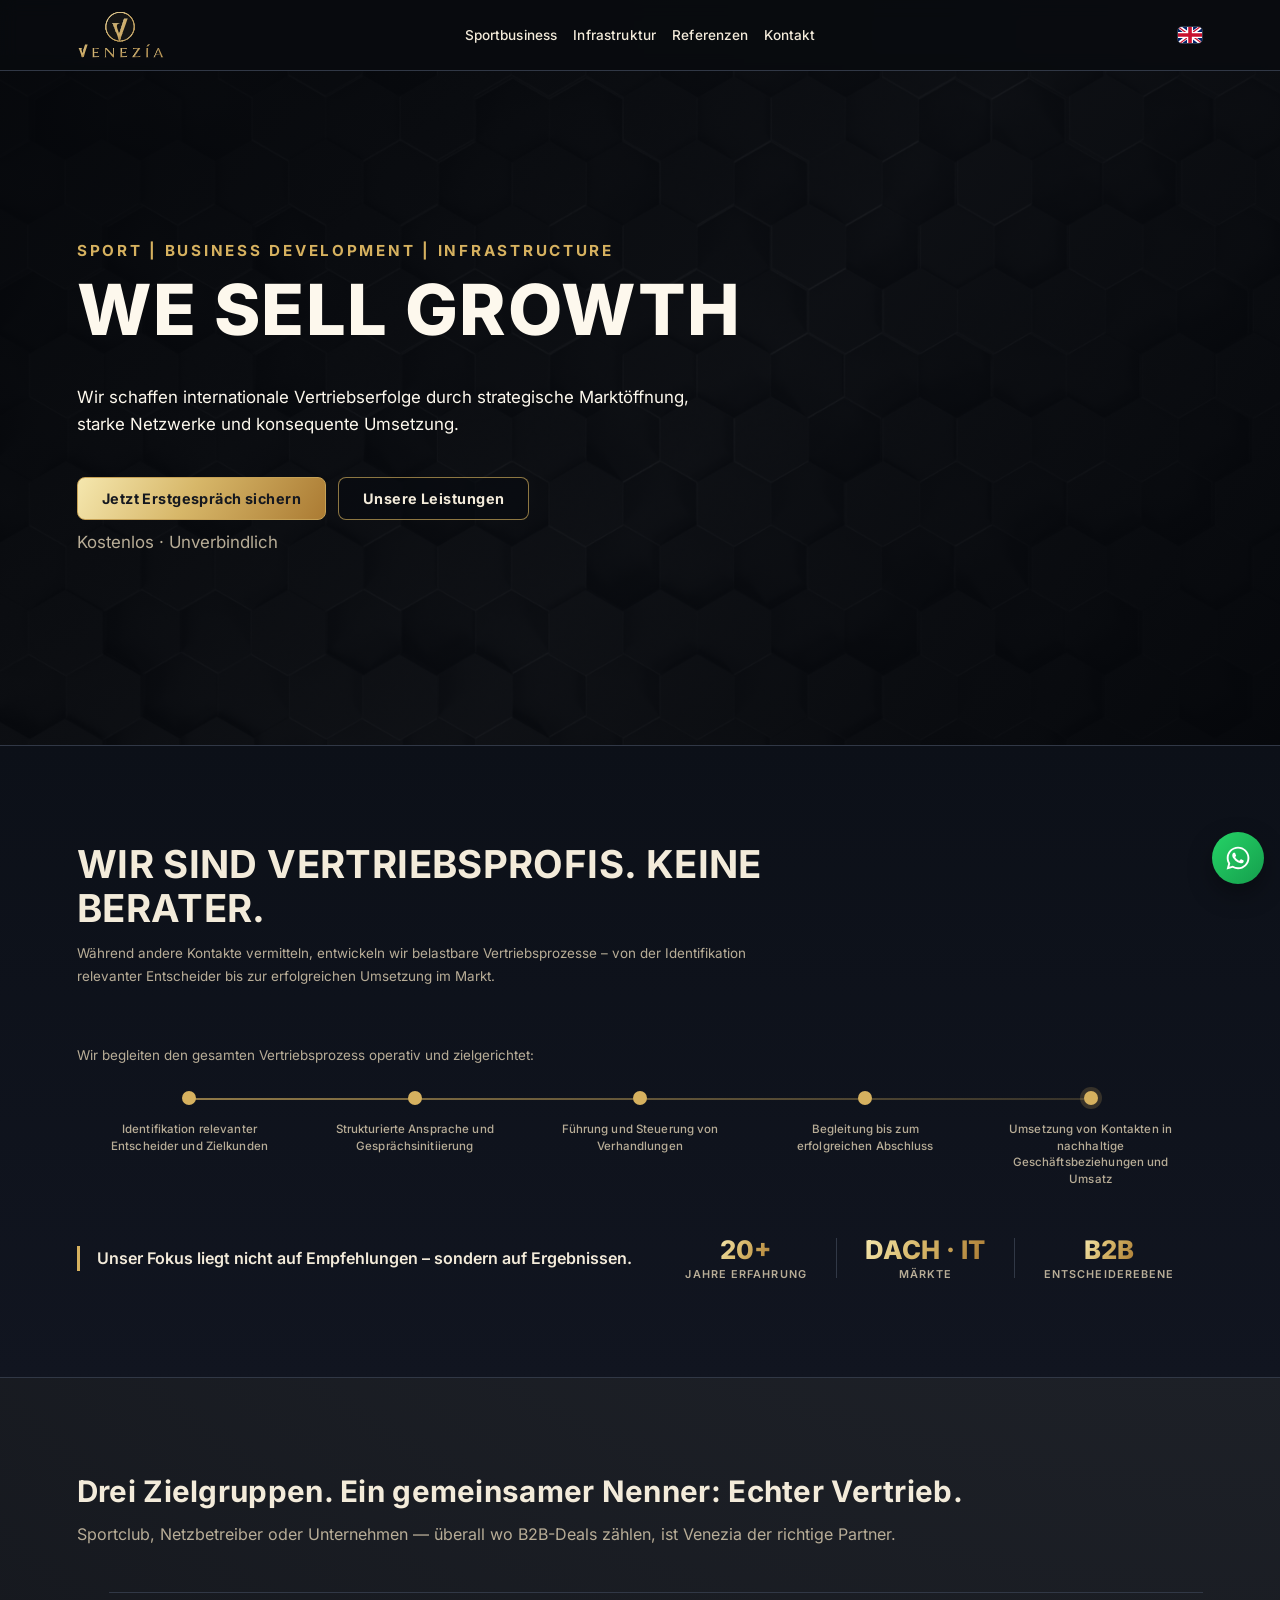
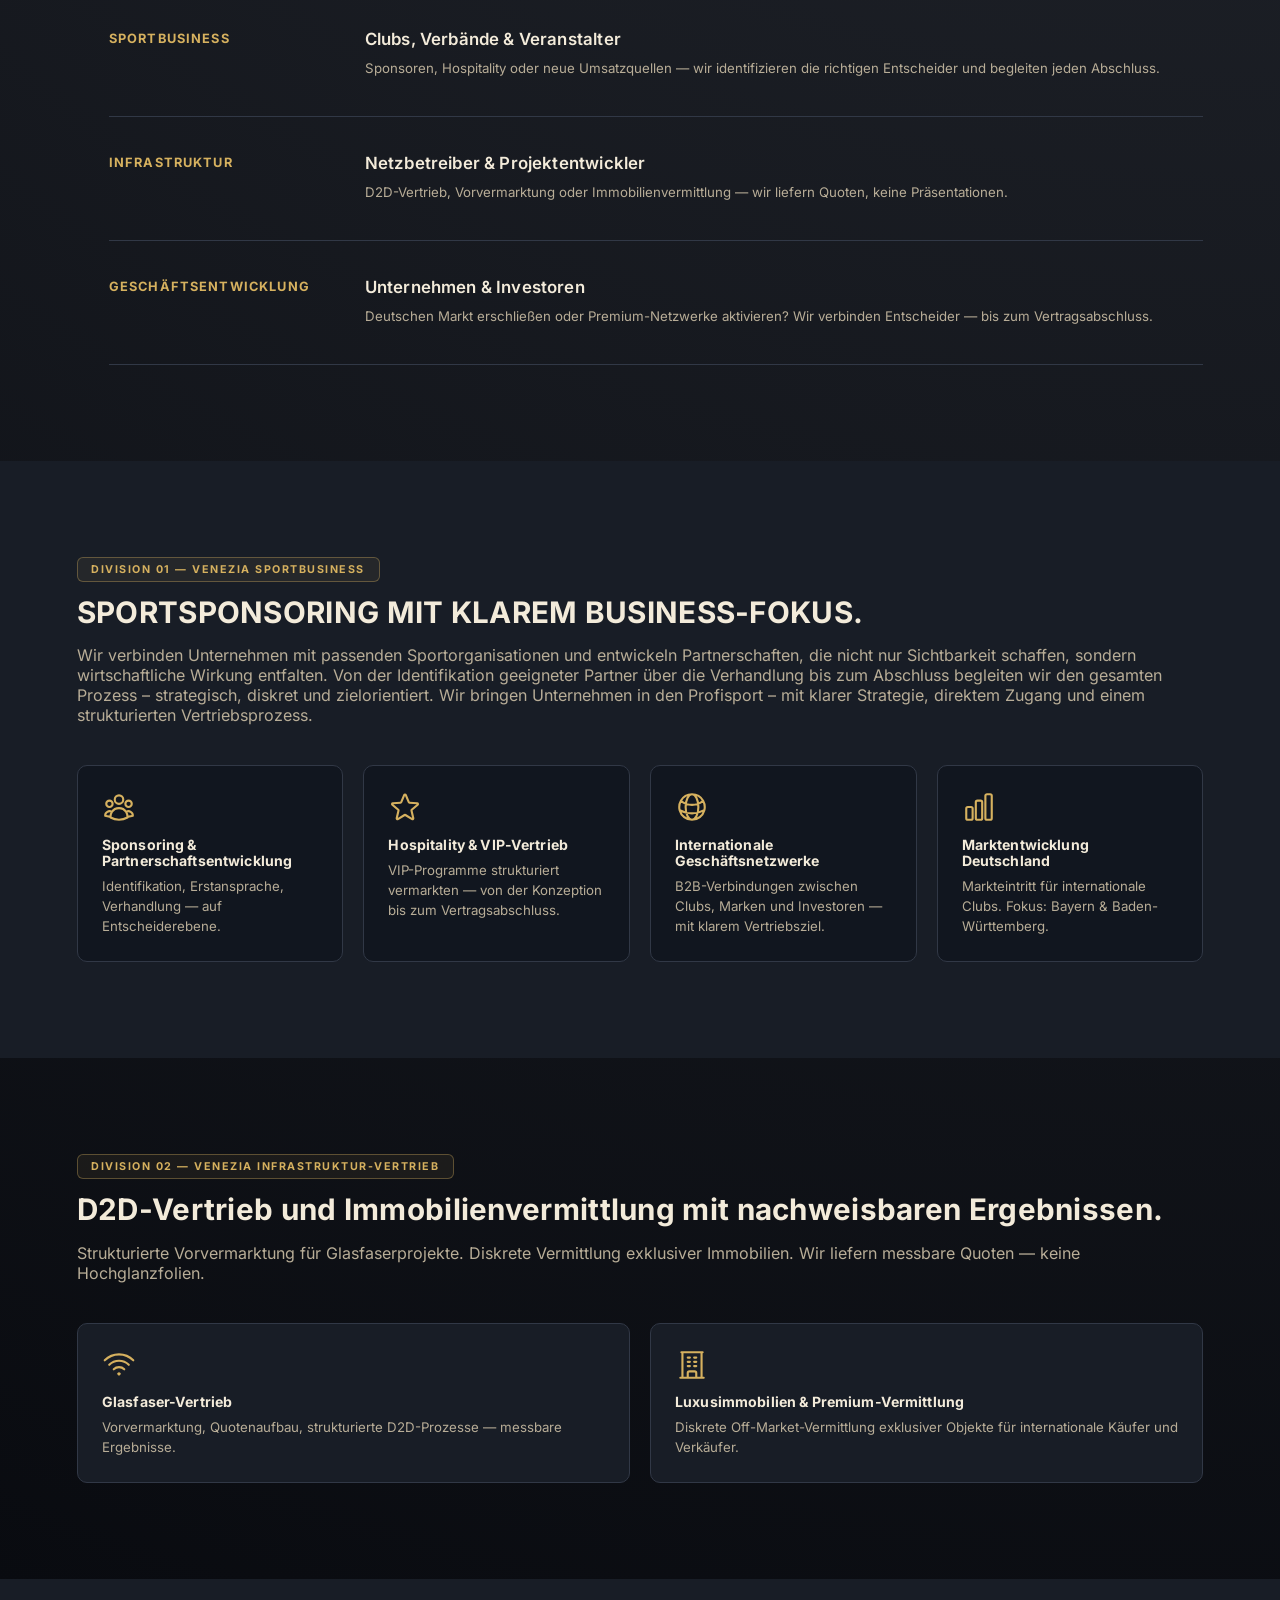
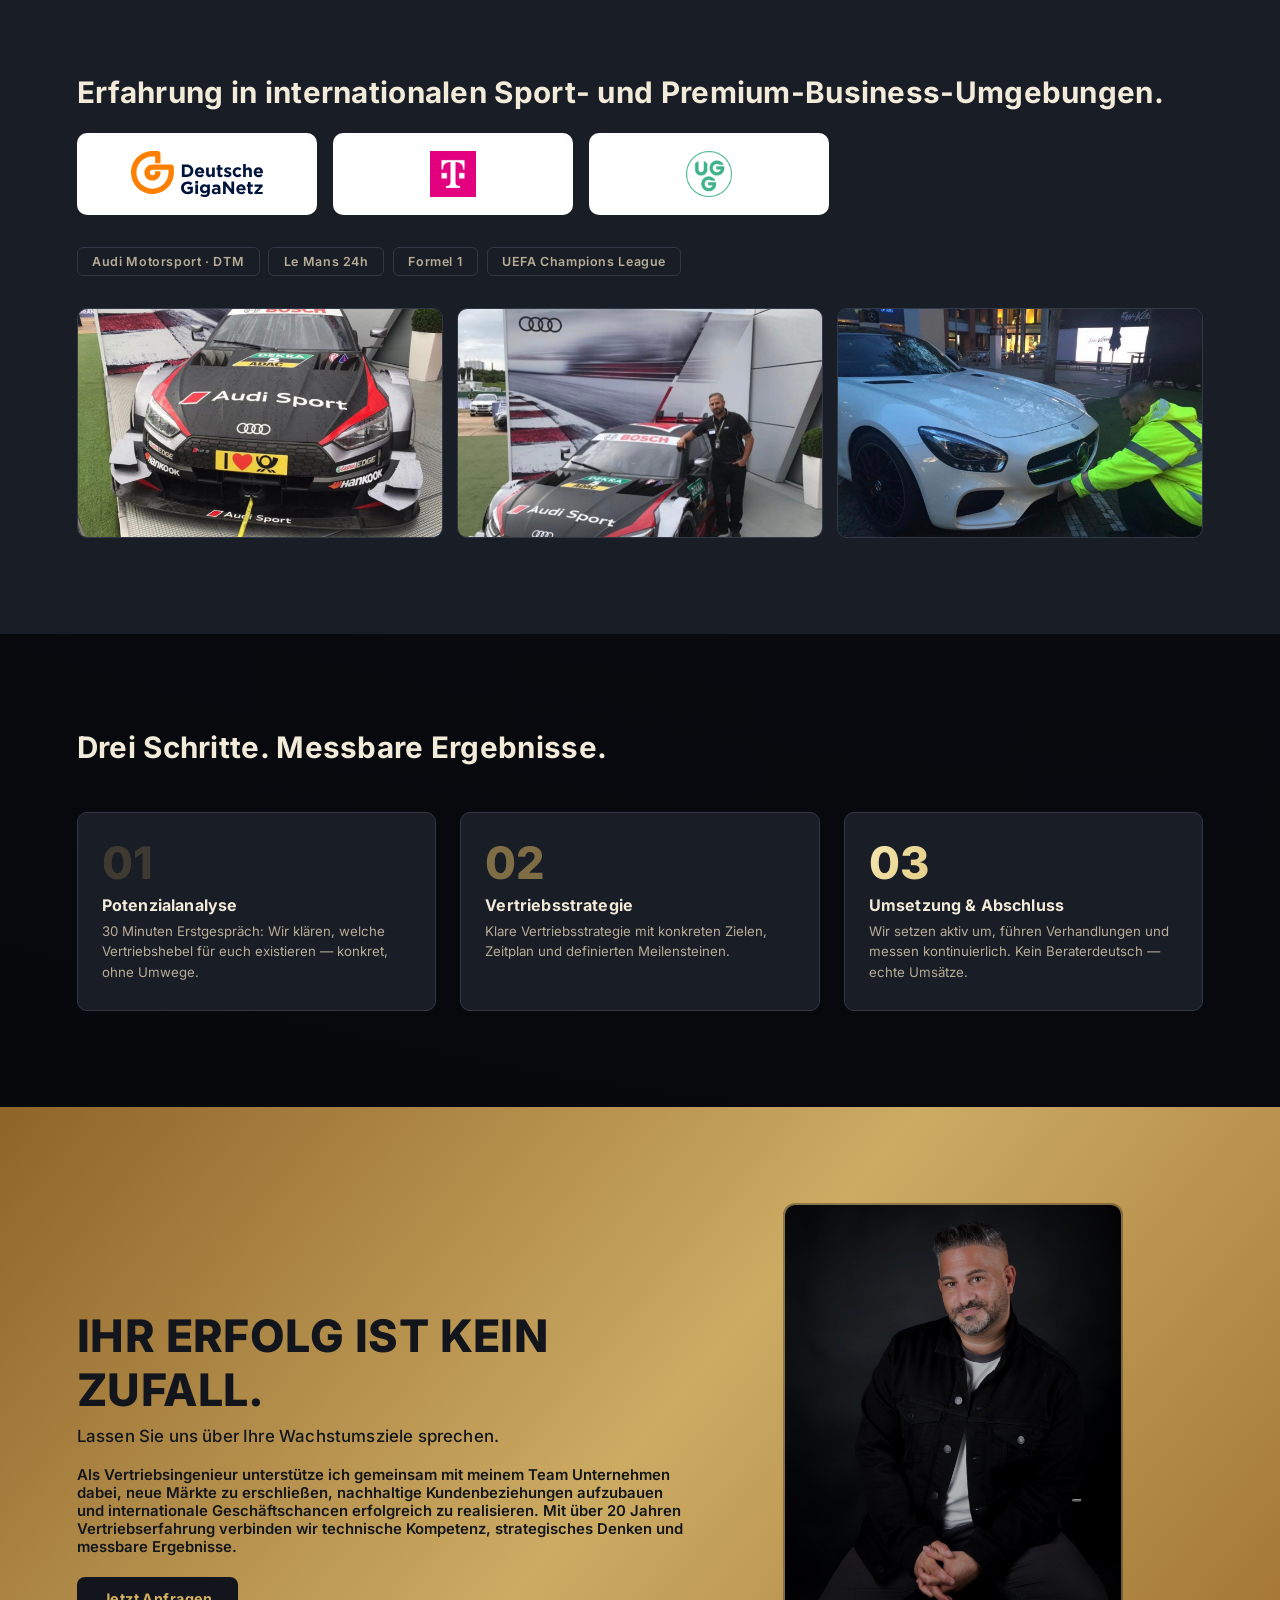
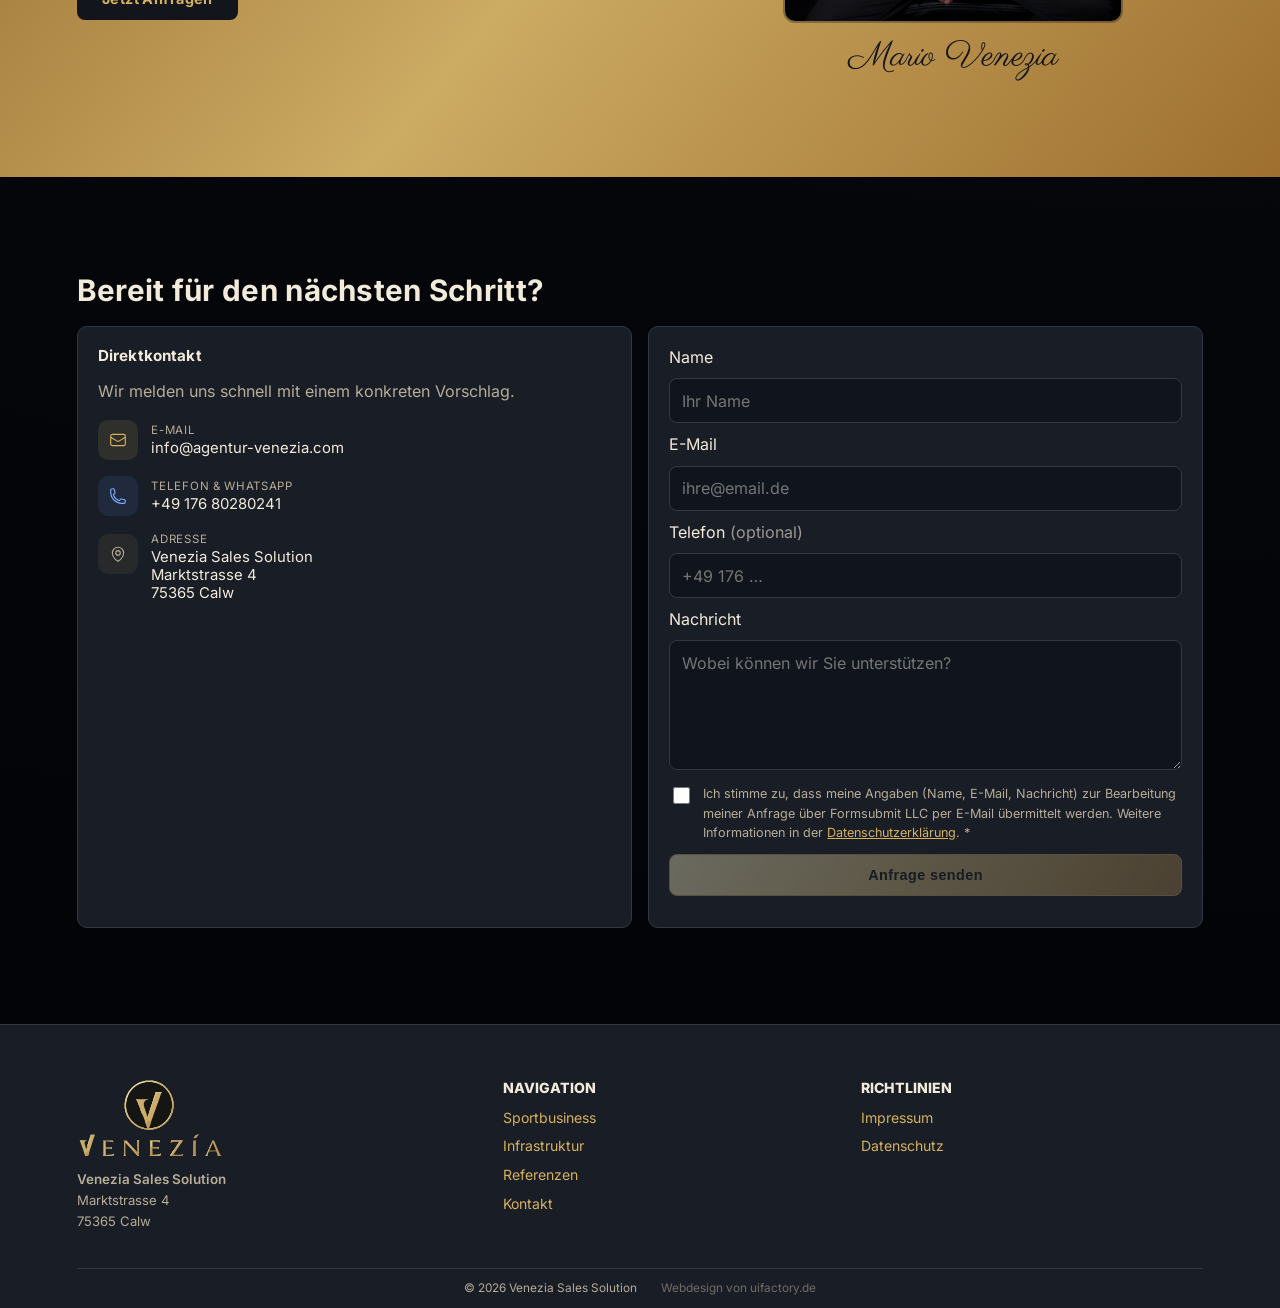
<file: index.html>
<!doctype html>
<html lang="de">
  <head>
    <meta charset="UTF-8" />
    <meta name="viewport" content="width=device-width, initial-scale=1.0" />
    <title>Venezia Sales Solution | Internationale Vertriebsagentur für Sport &amp; Infrastruktur</title>
    <meta name="description" content="Venezia Sales Solution – Ihr B2B-Vertriebspartner für Sportsponsoring, Glasfaservertrieb &amp; Luxusimmobilien. 20+ Jahre Erfahrung im DACH-Raum. Kostenlose Erstberatung." />
    <meta name="robots" content="index, follow" />
    <meta name="author" content="Venezia Sales Solution" />
    <link rel="canonical" href="https://agentur-venezia.com/" />
    <!-- Open Graph -->
    <meta property="og:type" content="website" />
    <meta property="og:url" content="https://agentur-venezia.com/" />
    <meta property="og:title" content="Venezia Sales Solution | Sportsponsoring &amp; B2B-Vertrieb" />
    <meta property="og:description" content="Ihr Partner für Sportsponsoring, Infrastrukturvertrieb &amp; internationale Geschäftsentwicklung. 20+ Jahre Erfahrung. Kostenlose Erstberatung." />
    <meta property="og:image" content="https://agentur-venezia.com/images/venezia_logo_raw.png" />
    <meta property="og:image:alt" content="Venezia Sales Solution – Sportsponsoring &amp; Vertrieb" />
    <meta property="og:locale" content="de_DE" />
    <meta property="og:site_name" content="Venezia Sales Solution" />
    <!-- Twitter Card -->
    <meta name="twitter:card" content="summary_large_image" />
    <meta name="twitter:title" content="Venezia Sales Solution | Sportsponsoring &amp; B2B-Vertrieb" />
    <meta name="twitter:description" content="Ihr Partner für Sportsponsoring, Infrastrukturvertrieb &amp; B2B-Geschäftsentwicklung. 20+ Jahre Erfahrung." />
    <meta name="twitter:image" content="https://agentur-venezia.com/images/venezia_logo_raw.png" />
    <link rel="icon" href="./favicon/favicon.ico" sizes="any" />
    <link rel="icon" type="image/png" sizes="16x16" href="./favicon/genfavicon-16.png" />
    <link rel="icon" type="image/png" sizes="32x32" href="./favicon/genfavicon-32.png" />
    <link rel="icon" type="image/png" sizes="48x48" href="./favicon/genfavicon-48.png" />
    <link rel="icon" type="image/png" sizes="57x57" href="./favicon/genfavicon-57.png" />
    <link rel="icon" type="image/png" sizes="64x64" href="./favicon/genfavicon-64.png" />
    <link rel="icon" type="image/png" sizes="114x114" href="./favicon/genfavicon-114.png" />
    <link rel="icon" type="image/png" sizes="120x120" href="./favicon/genfavicon-120.png" />
    <link rel="icon" type="image/png" sizes="128x128" href="./favicon/genfavicon-128.png" />
    <link rel="icon" type="image/png" sizes="180x180" href="./favicon/genfavicon-180.png" />
    <link rel="icon" type="image/png" sizes="256x256" href="./favicon/genfavicon-256.png" />
    <link rel="icon" type="image/png" sizes="512x512" href="./favicon/genfavicon-512.png" />
    <link rel="apple-touch-icon" sizes="57x57" href="./favicon/apple-touch-icon-57x57.png" />
    <link rel="apple-touch-icon" sizes="114x114" href="./favicon/apple-touch-icon-114x114.png" />
    <link rel="apple-touch-icon" sizes="120x120" href="./favicon/apple-touch-icon-120x120.png" />
    <link rel="apple-touch-icon" sizes="180x180" href="./favicon/apple-touch-icon-180x180.png" />
    <link rel="apple-touch-icon" href="./favicon/apple-touch-icon.png" />
    <link rel="manifest" href="./favicon/site.webmanifest" />
    <link rel="preload" as="image" href="./images/dark-hexagon.jpg" fetchpriority="high" />
    <link rel="preconnect" href="https://formsubmit.co" />
    <link rel="stylesheet" href="./shared.css" />
    <style>
      section { padding: 96px 0; }
      section.hero { padding: 0; }

      .cta-row { margin-top: 1.3rem; display: flex; gap: 0.75rem; flex-wrap: wrap; }
      .cta-note { font-size: 0.75rem; color: var(--muted); margin-top: 0.6rem; }

      /* ── Hero ───────────────────────────────────────────────── */
      .hero {
        color: var(--white);
        background: linear-gradient(130deg, rgba(5, 7, 11, 0.92) 0%, rgba(9, 12, 18, 0.72) 55%, rgba(5, 7, 11, 0.96) 100%),
          url("./images/dark-hexagon.jpg") center/cover no-repeat;
      }
      .hero-content {
        min-height: min(75vh, 720px);
        display: flex;
        flex-direction: column;
        justify-content: center;
        max-width: 780px;
        padding: 3rem 0;
      }
      .hero-kicker {
        font-size: clamp(0.72rem, 1.6vw, 0.95rem);
        font-weight: 700;
        letter-spacing: 0.18em;
        text-transform: uppercase;
        color: var(--accent);
        margin-bottom: 0.6rem;
        display: inline-block;
      }
      .hero p { max-width: 60ch; font-size: 1.05rem; line-height: 1.65; }

      /* ── Differentiator ─────────────────────────────────────── */
      .differentiator {
        background: linear-gradient(180deg, #0c1018 0%, #111520 100%);
        border-top: 1px solid var(--border);
        border-bottom: 1px solid var(--border);
      }
      .diff-intro { max-width: 700px; margin-bottom: 3.5rem; }
      .diff-intro h2 { font-size: clamp(1.6rem, 3.2vw, 2.4rem); font-weight: 700; margin-bottom: 0.75rem; }
      .diff-sub { color: var(--muted); font-size: 0.84rem; line-height: 1.7; margin: 0; }

      .diff-steps {
        display: flex;
        align-items: flex-start;
        position: relative;
        margin-bottom: 3rem;
      }
      .diff-steps::before {
        content: '';
        position: absolute;
        top: 7px;
        left: 10%;
        right: 10%;
        height: 2px;
        background: linear-gradient(90deg, rgba(214,177,95,0.65) 0%, rgba(214,177,95,0.2) 100%);
        pointer-events: none;
      }
      .diff-step {
        flex: 1;
        display: flex;
        flex-direction: column;
        align-items: center;
        text-align: center;
        gap: 1rem;
        position: relative;
      }
      .diff-step-node {
        width: 14px; height: 14px;
        border-radius: 50%;
        background: var(--accent);
        flex-shrink: 0;
        z-index: 1;
      }
      .diff-step:last-child .diff-step-node { box-shadow: 0 0 0 4px rgba(214,177,95,0.2); }
      .diff-step-text { font-size: 0.72rem; font-weight: 500; color: var(--muted); line-height: 1.45; max-width: 10.5rem; letter-spacing: 0.01em; }

      .diff-footer { display: grid; grid-template-columns: 1fr auto; align-items: center; gap: 2rem; }
      .diff-claim {
        font-size: 1rem; font-weight: 600; color: var(--ink); line-height: 1.55; margin: 0;
        border-left: 3px solid var(--accent); padding-left: 1.1rem;
      }
      .diff-stats { display: flex; align-items: center; gap: 0; flex-shrink: 0; }
      .diff-stat { display: flex; flex-direction: column; align-items: center; gap: 0.2rem; padding: 0 1.8rem; }
      .diff-stat:first-child { padding-left: 0; }
      .diff-stat-num {
        font-size: clamp(1.4rem, 2vw, 1.8rem); font-weight: 800;
        background: linear-gradient(120deg, #f5e7ae 0%, #d7b769 45%, #ab7b33 100%);
        -webkit-background-clip: text; -webkit-text-fill-color: transparent; background-clip: text;
        line-height: 1.1; white-space: nowrap;
      }
      .diff-stat-label { font-size: 0.68rem; font-weight: 600; letter-spacing: 0.1em; text-transform: uppercase; color: var(--muted); white-space: nowrap; }
      .diff-divider { width: 1px; height: 40px; background: var(--border); flex-shrink: 0; }

      /* ── Section alternate ──────────────────────────────────── */
      .section-alt { background: var(--gray); }
      .section-alt .service-card { background: #11161f; }
      .section-alt .process-step { background: #11161f; }

      /* ── Division badge ─────────────────────────────────────── */
      .division-badge {
        display: inline-flex; align-items: center;
        border: 1px solid rgba(214, 177, 95, 0.35); border-radius: 6px;
        padding: 0.3rem 0.85rem; font-size: 0.67rem; font-weight: 700;
        letter-spacing: 0.14em; text-transform: uppercase; color: var(--accent);
        background: rgba(214, 177, 95, 0.07); margin-bottom: 0.85rem;
      }

      /* ── Services ───────────────────────────────────────────── */
      .services-grid { margin-top: 2.5rem; display: grid; grid-template-columns: repeat(4, minmax(0, 1fr)); gap: 1.25rem; }
      .services-grid-2 { margin-top: 2.5rem; display: grid; grid-template-columns: repeat(2, minmax(0, 1fr)); gap: 1.25rem; }
      .service-card {
        background: var(--gray); border-radius: 10px; border: 1px solid var(--border);
        padding: 1.5rem; display: flex; flex-direction: column; gap: 0.5rem;
      }
      .service-icon { width: 34px; height: 34px; color: var(--accent); margin-bottom: 0.3rem; }
      .service-icon svg { width: 100%; height: 100%; }
      .service-card h3 { font-size: 0.88rem; margin: 0; }
      .service-card p { margin: 0; color: var(--muted); font-size: 0.83rem; line-height: 1.5; }

      /* ── Für wen ────────────────────────────────────────────── */
      .whom-list { margin-top: 3rem; display: flex; flex-direction: column; padding-left: 2rem; }
      .whom-item {
        display: grid; grid-template-columns: 13rem 1fr; gap: 3rem;
        align-items: start; padding: 2.25rem 0; border-top: 1px solid var(--border);
      }
      .whom-item:last-child { border-bottom: 1px solid var(--border); }
      .whom-badge { font-size: 0.8rem; font-weight: 700; letter-spacing: 0.09em; text-transform: uppercase; color: var(--accent); padding-top: 0.15rem; display: block; }
      .whom-content { display: flex; flex-direction: column; gap: 0.45rem; }
      .whom-content h3 { font-size: 1.05rem; margin: 0; line-height: 1.3; font-weight: 600; }
      .whom-desc { color: var(--muted); font-size: 0.83rem; line-height: 1.65; margin: 0; }

      /* ── Logo grid ──────────────────────────────────────────── */
      .logo-grid { display: flex; flex-wrap: wrap; gap: 1rem; margin-top: 1.5rem; align-items: stretch; }
      .logo-tile {
        background: #fff; border-radius: 10px; padding: 1.1rem 2rem;
        display: flex; align-items: center; justify-content: center;
        flex: 1; min-width: 160px; max-width: 240px;
      }
      .logo-tile img { max-height: 46px; width: auto; max-width: 150px; object-fit: contain; }

      /* ── Sport reference tags ───────────────────────────────── */
      .sport-refs { display: flex; flex-wrap: wrap; gap: 0.55rem; margin-top: 1rem; }
      .sport-ref-tag {
        border: 1px solid var(--border); border-radius: 6px;
        padding: 0.4rem 0.9rem; font-size: 0.78rem; font-weight: 600;
        color: var(--muted); letter-spacing: 0.05em; background: var(--gray);
      }

      /* ── F1 gallery ─────────────────────────────────────────── */
      .f1-gallery { display: grid; grid-template-columns: repeat(3, 1fr); gap: 0.9rem; margin-top: 2rem; }
      .f1-gallery img { width: 100%; height: 230px; object-fit: cover; border-radius: 10px; border: 1px solid var(--border); }

      /* ── Process ────────────────────────────────────────────── */
      .process-grid { margin-top: 3rem; display: grid; grid-template-columns: repeat(3, 1fr); gap: 1.5rem; }
      .process-step { background: var(--gray); border: 1px solid var(--border); border-radius: 10px; padding: 1.75rem 1.5rem; }
      .step-num { font-size: 2.8rem; font-weight: 800; color: rgba(214, 177, 95, 0.2); line-height: 1; margin-bottom: 0.6rem; }
      .step-num.gold-2 { color: rgba(214, 177, 95, 0.55); }
      .step-num.gold-3 {
        background: linear-gradient(120deg, #f5e7ae 0%, #d7b769 45%, #ab7b33 100%);
        -webkit-background-clip: text; -webkit-text-fill-color: transparent; background-clip: text;
      }
      .process-step h3 { font-size: 1rem; margin: 0 0 0.4rem; }
      .process-step p { color: var(--muted); font-size: 0.83rem; line-height: 1.55; margin: 0; }

      /* ── CTA ────────────────────────────────────────────────── */
      .cta { background: linear-gradient(130deg, #8f6429 0%, #ccab63 50%, #9e6f2f 100%); color: #12151b; }
      .cta .eyebrow {
        color: #12151b; font-size: clamp(1.9rem, 3.5vw, 2.8rem); text-transform: none;
        letter-spacing: 0.01em; font-weight: 800; margin-bottom: 0.6rem;
      }
      .cta h2 { font-size: clamp(0.92rem, 1.4vw, 1.05rem); font-weight: 500; color: rgba(18, 21, 27, 0.7); letter-spacing: 0.01em; margin-bottom: 1.25rem; }
      .cta .btn-dark { background: #12151b; color: var(--accent); border-color: rgba(18, 21, 27, 0.5); }
      .cta-grid { display: grid; grid-template-columns: 1.1fr 0.9fr; gap: 1rem; align-items: center; }
      .cta-photo { display: flex; flex-direction: column; align-items: center; }
      .cta-photo img { width: min(100%, 340px); height: 420px; object-fit: cover; object-position: center top; border-radius: 12px; border: 2px solid rgba(18, 21, 27, 0.34); }
      .cta-signature { font-family: 'Parisienne', cursive; font-size: 2.2rem; color: #12151b; margin-top: 0.6rem; text-align: center; display: block; }
      .cta-subline { margin: 0.5rem 0 1.3rem; font-size: 0.93rem; font-weight: 600; }
      .cta h2 { color: #12151b; }
      .cta-btn-mobile { display: none; }

      /* ── Contact ────────────────────────────────────────────── */
      .contact-grid { margin-top: 1.2rem; display: grid; grid-template-columns: 1fr 1fr; gap: 1rem; }
      .panel { background: var(--gray); border: 1px solid var(--border); border-radius: 10px; padding: 1.25rem; }
      .contact-info-list { list-style: none; padding: 0; margin: 1.2rem 0 0; display: flex; flex-direction: column; gap: 1rem; }
      .contact-info-item { display: flex; align-items: center; gap: 0.85rem; }
      .contact-info-item.align-top { align-items: flex-start; }
      .contact-info-item.align-top .ci-icon { margin-top: 0.15rem; }
      .ci-icon { width: 40px; height: 40px; border-radius: 10px; display: flex; align-items: center; justify-content: center; flex-shrink: 0; }
      .ci-icon.email { background: rgba(214, 177, 95, 0.12); color: var(--accent); }
      .ci-icon.phone { background: rgba(100, 160, 255, 0.1); color: #7aacff; }
      .ci-icon.addr { background: rgba(214, 177, 95, 0.08); color: var(--muted); }
      .ci-icon svg { width: 18px; height: 18px; }
      .ci-text { font-size: 0.93rem; }
      .ci-text small { display: block; font-size: 0.72rem; color: var(--muted); margin-bottom: 2px; text-transform: uppercase; letter-spacing: 0.06em; }
      .ci-text a { color: var(--ink); }
      .ci-text a:hover { color: var(--accent); }
      form { display: grid; gap: 0.7rem; }
      input, textarea { width: 100%; border-radius: 8px; border: 1px solid var(--border); background: #0f141d; color: var(--ink); padding: 0.72rem 0.75rem; font: inherit; }
      textarea { min-height: 130px; resize: vertical; }
      #form-status { color: var(--muted); margin: 0; font-size: 0.88rem; }
      .privacy-check { display: flex; align-items: flex-start; gap: 0.65rem; margin-top: 0.15rem; }
      .privacy-check input[type="checkbox"] { width: 17px; height: 17px; min-width: 17px; flex-shrink: 0; margin-top: 0.2rem; accent-color: var(--accent); cursor: pointer; }
      .privacy-label { font-size: 0.79rem; color: var(--muted); line-height: 1.55; cursor: pointer; user-select: none; }
      .privacy-label a { color: var(--accent); text-decoration: underline; }
      .privacy-label a:hover { opacity: 0.8; }
      button.btn-dark:disabled { opacity: 0.38; cursor: not-allowed; filter: grayscale(0.25); }

      /* ── Thank Modal ────────────────────────────────────────── */
      #thank-modal { position: fixed; inset: 0; z-index: 100; display: none; align-items: center; justify-content: center; }
      .modal-overlay { position: absolute; inset: 0; background: rgba(0,0,0,0.65); backdrop-filter: blur(4px); cursor: pointer; }
      .modal-box { position: relative; z-index: 1; background: #181d26; border: 1px solid var(--border); border-radius: 16px; padding: 2.5rem 2rem; max-width: 400px; width: 90%; text-align: center; }
      .modal-check { width: 58px; height: 58px; background: rgba(37,211,102,0.12); color: #25d366; border-radius: 50%; display: flex; align-items: center; justify-content: center; margin: 0 auto 1.2rem; }
      .modal-check svg { width: 28px; height: 28px; }
      .modal-box h3 { margin: 0 0 0.6rem; font-size: 1.3rem; color: var(--ink); }
      .modal-box p { color: var(--muted); font-size: 0.93rem; line-height: 1.6; margin: 0 0 1.5rem; }

      /* ── Tablet (≤ 900px) ───────────────────────────────────── */
      @media (max-width: 900px) {
        section { padding: 72px 0; }
        h2 { font-size: clamp(1.2rem, 2.4vw, 1.6rem); }
        .diff-intro h2 { font-size: clamp(1.4rem, 2.8vw, 2rem); }
        .hero { background-position: 50% 45%; }
        .services-grid { grid-template-columns: repeat(2, minmax(0, 1fr)); }
        .services-grid-2 { grid-template-columns: repeat(2, minmax(0, 1fr)); }
        .f1-gallery { grid-template-columns: repeat(2, 1fr); }
        .process-grid { grid-template-columns: repeat(2, 1fr); }
        .whom-list { padding-left: 1rem; }
        .whom-item { grid-template-columns: 12rem 1fr; gap: 2rem; }
        .cta-grid { grid-template-columns: 1fr; }
        .cta-photo { flex-direction: row; align-items: center; gap: 1.5rem; justify-content: flex-start; }
        .cta-photo img { height: 200px; width: min(50%, 220px); }
        .cta-signature { font-size: 1.8rem; }
        .logo-tile { max-width: none; min-width: 120px; }
        .diff-footer { grid-template-columns: 1fr; }
        .diff-stats { justify-content: flex-start; margin-top: 1.5rem; }
        .diff-stat { padding: 0 1.5rem 0 0; }
        .diff-stat:first-child { padding-left: 0; }
        .diff-steps { gap: 0.5rem; }
        .diff-step-text { font-size: 0.7rem; max-width: 8.5rem; }
      }

      /* ── Mobile (≤ 600px) ───────────────────────────────────── */
      @media (max-width: 600px) {
        section { padding: 52px 0; }
        h1 { font-size: clamp(1.9rem, 7.5vw, 2.8rem); }
        h2 { font-size: 1.15rem; }
        .diff-intro h2 { font-size: clamp(1.3rem, 5.5vw, 1.7rem); }
        .cta .eyebrow { font-size: clamp(1.3rem, 7vw, 1.75rem); }
        .cta h2 { font-size: 0.88rem; }
        .hero { background-position: 50% 32%; background-size: cover; }
        .hero-content { min-height: auto; justify-content: flex-start; padding: 2.2rem 0 2.6rem; }
        .hero-kicker { font-size: 0.7rem; letter-spacing: 0.12em; margin-bottom: 0.5rem; }
        .hero p { font-size: 0.9rem; line-height: 1.6; }
        .cta-row { flex-direction: column; }
        .cta-row .btn { width: 100%; justify-content: center; }
        .services-grid { grid-template-columns: 1fr; }
        .services-grid-2 { grid-template-columns: 1fr; }
        .service-card { padding: 1.25rem; }
        .service-card h3 { overflow-wrap: break-word; word-break: break-word; hyphens: auto; }
        .diff-steps { flex-direction: column; gap: 0; margin-bottom: 2rem; }
        .diff-steps::before { top: 7px; left: 6px; right: auto; bottom: 7px; width: 2px; height: auto; background: linear-gradient(to bottom, rgba(214,177,95,0.65), rgba(214,177,95,0.2)); }
        .diff-step { flex-direction: row; text-align: left; align-items: center; padding: 0.7rem 0; gap: 1rem; }
        .diff-step-text { max-width: none; font-size: 0.8rem; font-weight: 600; }
        .diff-footer { grid-template-columns: 1fr; margin-top: 2rem; }
        .diff-stats { display: grid; grid-template-columns: repeat(3, 1fr); margin-top: 1.5rem; gap: 0; }
        .diff-stat { padding: 0.75rem 0; align-items: center; border-right: 1px solid var(--border); }
        .diff-stat:last-child { border-right: none; }
        .diff-stat:first-child { padding-left: 0; }
        .diff-divider { display: none; }
        .diff-stat-num { font-size: clamp(1.15rem, 4vw, 1.4rem); }
        .diff-stat-label { font-size: 0.6rem; }
        .whom-list { padding-left: 0; margin-top: 2rem; }
        .whom-item { grid-template-columns: 1fr; gap: 0.5rem; padding: 1.5rem 0; }
        .f1-gallery { grid-template-columns: 1fr; }
        .f1-gallery img { height: 200px; }
        .process-grid { grid-template-columns: 1fr; gap: 1rem; margin-top: 2rem; }
        .cta-grid { gap: 2rem; }
        .cta-photo { flex-direction: column; align-items: center; }
        .cta-photo img { width: 100%; max-width: 280px; height: 300px; }
        .cta-signature { font-size: 1.8rem; }
        .cta-btn-desktop { display: none; }
        .cta-btn-mobile { display: inline-flex; width: 100%; justify-content: center; }
        .cta-subline { font-size: 0.82rem; }
        .logo-grid { gap: 0.65rem; }
        .logo-tile { min-width: 110px; padding: 0.9rem 1.25rem; overflow: hidden; }
        .logo-tile img { max-height: 34px; }
        .contact-grid { grid-template-columns: 1fr; margin-top: 1.5rem; }
        .panel { padding: 1.1rem; }
      }
    </style>
  </head>
  <body>
    <header class="site-header"></header>

    <main id="top">

      <!-- ═══ HERO ════════════════════════════════════════════════ -->
      <section class="hero">
        <div class="container">
          <div class="hero-content">
            <div class="hero-kicker" data-i18n="hero_kicker">SPORT | BUSINESS DEVELOPMENT | INFRASTRUCTURE</div>
            <h1 data-i18n="hero_title">WE SELL GROWTH</h1>
            <p data-i18n="hero_text">Wir schaffen internationale Vertriebserfolge durch strategische Marktöffnung, starke Netzwerke und konsequente Umsetzung.</p>
            <div class="cta-row">
              <a class="btn btn-dark" href="#contact" data-i18n="hero_cta">Jetzt Erstgespräch sichern</a>
              <a class="btn btn-light" href="#sports" data-i18n="hero_services">Unsere Leistungen</a>
            </div>
            <p class="cta-note" data-i18n="cta_note">Kostenlos · Unverbindlich</p>
          </div>
        </div>
      </section>

      <!-- ═══ WARUM VENEZIA? ══════════════════════════════════════ -->
      <section class="differentiator">
        <div class="container">
          <div class="diff-intro">
            <h2 data-i18n="diff_title">WIR SIND VERTRIEBSPROFIS. KEINE BERATER.</h2>
            <p class="diff-sub" data-i18n="diff_sub">Während andere Kontakte vermitteln, entwickeln wir belastbare Vertriebsprozesse – von der Identifikation relevanter Entscheider bis zur erfolgreichen Umsetzung im Markt.</p>
          </div>

          <p class="diff-sub" style="margin-bottom:1.5rem;" data-i18n="diff_intro_steps">Wir begleiten den gesamten Vertriebsprozess operativ und zielgerichtet:</p>

          <div class="diff-steps">
            <div class="diff-step">
              <span class="diff-step-node"></span>
              <span class="diff-step-text" data-i18n="diff_step_1">Identifikation relevanter Entscheider und Zielkunden</span>
            </div>
            <div class="diff-step">
              <span class="diff-step-node"></span>
              <span class="diff-step-text" data-i18n="diff_step_2">Strukturierte Ansprache und Gesprächsinitiierung</span>
            </div>
            <div class="diff-step">
              <span class="diff-step-node"></span>
              <span class="diff-step-text" data-i18n="diff_step_3">Führung und Steuerung von Verhandlungen</span>
            </div>
            <div class="diff-step">
              <span class="diff-step-node"></span>
              <span class="diff-step-text" data-i18n="diff_step_4">Begleitung bis zum erfolgreichen Abschluss</span>
            </div>
            <div class="diff-step">
              <span class="diff-step-node"></span>
              <span class="diff-step-text" data-i18n="diff_step_5">Umsetzung von Kontakten in nachhaltige Geschäftsbeziehungen und Umsatz</span>
            </div>
          </div>

          <div class="diff-footer">
            <p class="diff-claim" data-i18n="diff_claim">Unser Fokus liegt nicht auf Empfehlungen – sondern auf Ergebnissen.</p>
            <div class="diff-stats">
              <div class="diff-stat">
                <span class="diff-stat-num" data-i18n="stat_1_num">20+</span>
                <span class="diff-stat-label" data-i18n="stat_1_label">Jahre Erfahrung</span>
              </div>
              <div class="diff-divider"></div>
              <div class="diff-stat">
                <span class="diff-stat-num" data-i18n="stat_2_num">DACH · IT</span>
                <span class="diff-stat-label" data-i18n="stat_2_label">Märkte</span>
              </div>
              <div class="diff-divider"></div>
              <div class="diff-stat">
                <span class="diff-stat-num" data-i18n="stat_3_num">B2B</span>
                <span class="diff-stat-label" data-i18n="stat_3_label">Entscheiderebene</span>
              </div>
            </div>
          </div>
        </div>
      </section>

      <!-- ═══ FÜR WEN ═════════════════════════════════════════════ -->
      <section id="for-whom">
        <div class="container">
          <h2 data-i18n="whom_title">Drei Zielgruppen. Ein gemeinsamer Nenner: Echter Vertrieb.</h2>
          <p class="muted" data-i18n="whom_text">Ob Sportclub, Netzbetreiber oder internationales Unternehmen — überall wo komplexe B2B-Deals entschieden werden, ist Venezia der richtige Partner.</p>
          <div class="whom-list">
            <div class="whom-item">
              <span class="whom-badge" data-i18n="whom_1_badge">Sportbusiness</span>
              <div class="whom-content">
                <h3 data-i18n="whom_1_title">Clubs, Verbände &amp; Veranstalter</h3>
                <p class="whom-desc" data-i18n="whom_1_text">Sponsoren, Hospitality oder neue Umsatzquellen — wir identifizieren die richtigen Entscheider und begleiten jeden Abschluss.</p>
              </div>
            </div>
            <div class="whom-item">
              <span class="whom-badge" data-i18n="whom_2_badge">Infrastruktur</span>
              <div class="whom-content">
                <h3 data-i18n="whom_2_title">Netzbetreiber &amp; Projektentwickler</h3>
                <p class="whom-desc" data-i18n="whom_2_text">D2D-Vertrieb, Vorvermarktung oder Immobilienvermittlung — wir liefern Quoten, keine Präsentationen.</p>
              </div>
            </div>
            <div class="whom-item">
              <span class="whom-badge" data-i18n="whom_3_badge">Geschäftsentwicklung</span>
              <div class="whom-content">
                <h3 data-i18n="whom_3_title">Unternehmen &amp; Investoren</h3>
                <p class="whom-desc" data-i18n="whom_3_text">Deutschen Markt erschließen oder Premium-Netzwerke aktivieren? Wir verbinden Entscheider — bis zum Vertragsabschluss.</p>
              </div>
            </div>
          </div>
        </div>
      </section>

      <!-- ═══ DIVISION 01: SPORTBUSINESS ══════════════════════════ -->
      <section id="sports" class="section-alt">
        <div class="container">
          <div class="division-badge" data-i18n="sports_badge">Division 01 — Venezia Sportbusiness</div>
          <h2 data-i18n="sports_title">SPORTSPONSORING MIT KLAREM BUSINESS-FOKUS.</h2>
          <p class="muted" data-i18n="sports_text">Wir verbinden Unternehmen mit passenden Sportorganisationen und entwickeln Partnerschaften, die nicht nur Sichtbarkeit schaffen, sondern wirtschaftliche Wirkung entfalten. Von der Identifikation geeigneter Partner über die Verhandlung bis zum Abschluss begleiten wir den gesamten Prozess – strategisch, diskret und zielorientiert. Wir bringen Unternehmen in den Profisport – mit klarer Strategie, direktem Zugang und einem strukturierten Vertriebsprozess.</p>

          <div class="services-grid">
            <article class="service-card">
              <div class="service-icon">
                <svg viewBox="0 0 24 24" fill="none" stroke="currentColor" stroke-width="1.5" stroke-linecap="round" stroke-linejoin="round">
                  <path d="M18 18.72a9.094 9.094 0 003.741-.479 3 3 0 00-4.682-2.72m.94 3.198l.001.031c0 .225-.012.447-.037.666A11.944 11.944 0 0112 21c-2.17 0-4.207-.576-5.963-1.584A6.062 6.062 0 016 18.719m12 0a5.971 5.971 0 00-.941-3.197m0 0A5.995 5.995 0 0012 12.75a5.995 5.995 0 00-5.058 2.772m0 0a3 3 0 00-4.681 2.72 8.986 8.986 0 003.74.477m.94-3.197a5.971 5.971 0 00-.94 3.197M15 6.75a3 3 0 11-6 0 3 3 0 016 0zm6 3a2.25 2.25 0 11-4.5 0 2.25 2.25 0 014.5 0zm-13.5 0a2.25 2.25 0 11-4.5 0 2.25 2.25 0 014.5 0z"/>
                </svg>
              </div>
              <h3 data-i18n="service_1_title">Sponsoring &amp; Partnerschaftsentwicklung</h3>
              <p data-i18n="service_1_text">Gezielte Identifikation passender Unternehmen. Erstansprache, Verhandlung und Vertragsbegleitung auf Entscheiderebene.</p>
            </article>
            <article class="service-card">
              <div class="service-icon">
                <svg viewBox="0 0 24 24" fill="none" stroke="currentColor" stroke-width="1.5" stroke-linecap="round" stroke-linejoin="round">
                  <path d="M11.48 3.499a.562.562 0 011.04 0l2.125 5.111a.563.563 0 00.475.345l5.518.442c.499.04.701.663.321.988l-4.204 3.602a.563.563 0 00-.182.557l1.285 5.385a.562.562 0 01-.84.61l-4.725-2.885a.563.563 0 00-.586 0L6.982 20.54a.562.562 0 01-.84-.61l1.285-5.386a.562.562 0 00-.182-.557l-4.204-3.602a.563.563 0 01.321-.988l5.518-.442a.563.563 0 00.475-.345L11.48 3.5z"/>
                </svg>
              </div>
              <h3 data-i18n="service_2_title">Hospitality &amp; VIP-Vertrieb</h3>
              <p data-i18n="service_2_text">Exklusive VIP-Programme strukturiert vermarkten — von der Konzeption bis zur Vertragsunterzeichnung mit Unternehmenskunden.</p>
            </article>
            <article class="service-card">
              <div class="service-icon">
                <svg viewBox="0 0 24 24" fill="none" stroke="currentColor" stroke-width="1.5" stroke-linecap="round" stroke-linejoin="round">
                  <path d="M12 21a9.004 9.004 0 008.716-6.747M12 21a9.004 9.004 0 01-8.716-6.747M12 21c2.485 0 4.5-4.03 4.5-9S14.485 3 12 3m0 18c-2.485 0-4.5-4.03-4.5-9S9.515 3 12 3m0 0a8.997 8.997 0 017.843 4.582M12 3a8.997 8.997 0 00-7.843 4.582m15.686 0A11.953 11.953 0 0112 10.5c-2.998 0-5.74-1.1-7.843-2.918m15.686 0A8.959 8.959 0 0121 12c0 .778-.099 1.533-.284 2.253m0 0A17.919 17.919 0 0112 16.5c-3.162 0-6.133-.815-8.716-2.247m0 0A9.015 9.015 0 013 12c0-1.605.42-3.113 1.157-4.418"/>
                </svg>
              </div>
              <h3 data-i18n="service_3_title">Internationale Geschäftsnetzwerke</h3>
              <p data-i18n="service_3_text">Direkte B2B-Verbindungen zwischen europäischen Clubs, deutschen Marken und internationalen Investoren — mit klarem Vertriebsziel.</p>
            </article>
            <article class="service-card">
              <div class="service-icon">
                <svg viewBox="0 0 24 24" fill="none" stroke="currentColor" stroke-width="1.5" stroke-linecap="round" stroke-linejoin="round">
                  <path d="M3 13.125C3 12.504 3.504 12 4.125 12h2.25c.621 0 1.125.504 1.125 1.125v6.75C7.5 20.496 6.996 21 6.375 21h-2.25A1.125 1.125 0 013 19.875v-6.75zM9.75 8.625c0-.621.504-1.125 1.125-1.125h2.25c.621 0 1.125.504 1.125 1.125v11.25c0 .621-.504 1.125-1.125 1.125h-2.25a1.125 1.125 0 01-1.125-1.125V8.625zM16.5 4.125c0-.621.504-1.125 1.125-1.125h2.25C20.496 3 21 3.504 21 4.125v15.75c0 .621-.504 1.125-1.125 1.125h-2.25a1.125 1.125 0 01-1.125-1.125V4.125z"/>
                </svg>
              </div>
              <h3 data-i18n="service_4_title">Marktentwicklung Deutschland</h3>
              <p data-i18n="service_4_text">Strukturierter Markteintritt für internationale Clubs im deutschsprachigen Raum. Schwerpunkt: Bayern und Baden-Württemberg.</p>
            </article>
          </div>
        </div>
      </section>

      <!-- ═══ DIVISION 02: INFRASTRUKTUR ══════════════════════════ -->
      <section id="infrastructure">
        <div class="container">
          <div class="division-badge" data-i18n="infra_badge">Division 02 — Venezia Infrastruktur-Vertrieb</div>
          <h2 data-i18n="infra_title">D2D-Vertrieb und Immobilienvermittlung mit nachweisbaren Ergebnissen.</h2>
          <p class="muted" data-i18n="infra_text">Strukturierte Vorvermarktung für Glasfaserprojekte. Diskrete Vermittlung exklusiver Immobilien. Wir liefern messbare Quoten — keine Hochglanzfolien.</p>

          <div class="services-grid-2">
            <article class="service-card">
              <div class="service-icon">
                <svg viewBox="0 0 24 24" fill="none" stroke="currentColor" stroke-width="1.5" stroke-linecap="round" stroke-linejoin="round">
                  <path d="M8.288 15.038a5.25 5.25 0 017.424 0M5.106 11.856c3.807-3.808 9.98-3.808 13.788 0M1.924 8.674c5.565-5.565 14.587-5.565 20.152 0M12.53 18.22l-.53.53-.53-.53a.75.75 0 011.06 0z"/>
                </svg>
              </div>
              <h3 data-i18n="service_5_title">Glasfaser-Vertrieb</h3>
              <p data-i18n="service_5_text">Vorvermarktung. Quotenaufbau. Strukturierte D2D-Prozesse. Messbare Ergebnisse — von der ersten Haustür bis zur abgeschlossenen Quote.</p>
            </article>
            <article class="service-card">
              <div class="service-icon">
                <svg viewBox="0 0 24 24" fill="none" stroke="currentColor" stroke-width="1.5" stroke-linecap="round" stroke-linejoin="round">
                  <path d="M3.75 21h16.5M4.5 3h15M5.25 3v18m13.5-18v18M9 6.75h1.5m-1.5 3h1.5m-1.5 3h1.5m3-6H15m-1.5 3H15m-1.5 3H15M9 21v-3.375c0-.621.504-1.125 1.125-1.125h3.75c.621 0 1.125.504 1.125 1.125V21"/>
                </svg>
              </div>
              <h3 data-i18n="service_6_title">Luxusimmobilien &amp; Premium-Vermittlung</h3>
              <p data-i18n="service_6_text">Diskrete Off-Market-Vermittlung exklusiver Objekte für internationale Käufer und Verkäufer.</p>
            </article>
          </div>
        </div>
      </section>

      <!-- ═══ REFERENZEN ═══════════════════════════════════════════ -->
      <section id="references" class="section-alt">
        <div class="container">
          <h2 data-i18n="refs_title">Erfahrung in internationalen Sport- und Premium-Business-Umgebungen.</h2>

          <div class="logo-grid">
            <div class="logo-tile">
              <img src="./images/deutsche_giganetz.svg" alt="Deutsche Giganetz" loading="lazy" decoding="async" />
            </div>
            <div class="logo-tile">
              <img src="./images/telekom_logo.jpg" alt="Telekom" loading="lazy" decoding="async" />
            </div>
            <div class="logo-tile">
              <img src="./images/ugg_logo.webp" alt="UGG" loading="lazy" decoding="async" />
            </div>
          </div>

          <div style="margin-top: 2rem;">
            <div class="sport-refs">
              <span class="sport-ref-tag" data-i18n="sport_ref_1">Audi Motorsport · DTM</span>
              <span class="sport-ref-tag" data-i18n="sport_ref_2">Le Mans 24h</span>
              <span class="sport-ref-tag" data-i18n="sport_ref_3">Formel 1</span>
              <span class="sport-ref-tag" data-i18n="sport_ref_4">UEFA Champions League</span>
            </div>
          </div>

          <div class="f1-gallery">
            <img src="./images/formel1.jpeg" alt="Formula 1" loading="lazy" decoding="async" />
            <img src="./images/formel1_2.jpeg" alt="Formula 1 Hospitality" loading="lazy" decoding="async" />
            <img src="./images/formel1_3.jpeg" alt="Formula 1 Business" loading="lazy" decoding="async" />
          </div>
        </div>
      </section>

      <!-- ═══ PROZESS ══════════════════════════════════════════════ -->
      <section id="process">
        <div class="container">
          <h2 data-i18n="process_title">Drei Schritte. Messbare Ergebnisse.</h2>
          <div class="process-grid">
            <article class="process-step">
              <div class="step-num">01</div>
              <h3 data-i18n="process_1_title">Potenzialanalyse</h3>
              <p data-i18n="process_1_text">30 Minuten Erstgespräch: Wir klären, welche Vertriebshebel für euch existieren — konkret, ohne Umwege.</p>
            </article>
            <article class="process-step">
              <div class="step-num gold-2">02</div>
              <h3 data-i18n="process_2_title">Vertriebsstrategie</h3>
              <p data-i18n="process_2_text">Wir entwickeln eine klare Vertriebsstrategie mit konkreten Zielen, Zeitplan und definierten Meilensteinen — nicht mehr und nicht weniger.</p>
            </article>
            <article class="process-step">
              <div class="step-num gold-3">03</div>
              <h3 data-i18n="process_3_title">Umsetzung &amp; Abschluss</h3>
              <p data-i18n="process_3_text">Wir setzen aktiv um, führen Verhandlungen und messen kontinuierlich. Kein Beraterdeutsch — echte Umsätze.</p>
            </article>
          </div>
        </div>
      </section>

      <!-- ═══ CTA ══════════════════════════════════════════════════ -->
      <section class="cta">
        <div class="container cta-grid">
          <div>
            <p class="eyebrow" data-i18n="cta_eyebrow">IHR ERFOLG IST KEIN ZUFALL.</p>
            <h2 data-i18n="cta_title">Lassen Sie uns über Ihre Wachstumsziele sprechen.</h2>
            <p class="cta-subline" data-i18n="cta_subline">Als Vertriebsingenieur unterstütze ich gemeinsam mit meinem Team Unternehmen dabei, neue Märkte zu erschließen, nachhaltige Kundenbeziehungen aufzubauen und internationale Geschäftschancen erfolgreich zu realisieren. Mit über 20 Jahren Vertriebserfahrung verbinden wir technische Kompetenz, strategisches Denken und messbare Ergebnisse.</p>
            <a class="btn btn-dark cta-btn-desktop" href="#contact" data-i18n="cta_btn">Jetzt Anfragen</a>
          </div>
          <div class="cta-photo">
            <img src="./images/foto-mario-venezia.jpeg" alt="Mario Venezia – Gründer Venezia Sales Solution" loading="lazy" decoding="async" />
            <span class="cta-signature">Mario Venezia</span>
          </div>
          <a class="btn btn-dark cta-btn-mobile" href="#contact" data-i18n="cta_btn">Jetzt Anfragen</a>
        </div>
      </section>

      <!-- ═══ KONTAKT ══════════════════════════════════════════════ -->
      <section id="contact">
        <div class="container">
          <h2 data-i18n="contact_title">Bereit für den nächsten Schritt?</h2>
          <div class="contact-grid">
            <article class="panel">
              <h3 data-i18n="contact_left_title">Direktkontakt</h3>
              <p class="muted" data-i18n="contact_left_text">Wir melden uns schnell mit einem konkreten Vorschlag.</p>
              <ul class="contact-info-list">
                <li class="contact-info-item">
                  <div class="ci-icon email">
                    <svg viewBox="0 0 24 24" fill="none" stroke="currentColor" stroke-width="1.5" stroke-linecap="round" stroke-linejoin="round">
                      <path d="M21.75 6.75v10.5a2.25 2.25 0 01-2.25 2.25h-15a2.25 2.25 0 01-2.25-2.25V6.75m19.5 0A2.25 2.25 0 0019.5 4.5h-15a2.25 2.25 0 00-2.25 2.25m19.5 0v.243a2.25 2.25 0 01-1.07 1.916l-7.5 4.615a2.25 2.25 0 01-2.36 0L3.32 8.91a2.25 2.25 0 01-1.07-1.916V6.75"/>
                    </svg>
                  </div>
                  <div class="ci-text">
                    <small data-i18n="contact_email_label">E-Mail</small>
                    <!--email_off--><a href="mailto:info@agentur-venezia.com">info@agentur-venezia.com</a><!--/email_off-->
                  </div>
                </li>
                <li class="contact-info-item">
                  <div class="ci-icon phone">
                    <svg viewBox="0 0 24 24" fill="none" stroke="currentColor" stroke-width="1.5" stroke-linecap="round" stroke-linejoin="round">
                      <path d="M2.25 6.75c0 8.284 6.716 15 15 15h2.25a2.25 2.25 0 002.25-2.25v-1.372c0-.516-.351-.966-.852-1.091l-4.423-1.106c-.44-.11-.902.055-1.173.417l-.97 1.293c-.282.376-.769.542-1.21.38a12.035 12.035 0 01-7.143-7.143c-.162-.441.004-.928.38-1.21l1.293-.97c.363-.271.527-.734.417-1.173L6.963 3.102a1.125 1.125 0 00-1.091-.852H4.5A2.25 2.25 0 002.25 4.5v2.25z"/>
                    </svg>
                  </div>
                  <div class="ci-text">
                    <small data-i18n="contact_phone_wa_label">Telefon &amp; WhatsApp</small>
                    <a href="tel:+4917680280241">+49 176 80280241</a>
                  </div>
                </li>
                <li class="contact-info-item align-top">
                  <div class="ci-icon addr">
                    <svg viewBox="0 0 24 24" fill="none" stroke="currentColor" stroke-width="1.5" stroke-linecap="round" stroke-linejoin="round">
                      <path d="M15 10.5a3 3 0 11-6 0 3 3 0 016 0z"/>
                      <path d="M19.5 10.5c0 7.142-7.5 11.25-7.5 11.25S4.5 17.642 4.5 10.5a7.5 7.5 0 1115 0z"/>
                    </svg>
                  </div>
                  <div class="ci-text">
                    <small data-i18n="contact_addr_label">Adresse</small>
                    <a href="https://maps.app.goo.gl/TJJfu6u2uXtYAzWb9" target="_blank" rel="noopener">Venezia Sales Solution<br />Marktstrasse 4<br />75365 Calw</a>
                  </div>
                </li>
              </ul>
            </article>
            <article class="panel">
              <form id="contact-form">
                <label for="name" data-i18n="form_name">Name</label>
                <input id="name" name="name" type="text" placeholder="Ihr Name" data-i18n-placeholder="form_name_ph" required />
                <label for="email" data-i18n="form_email">E-Mail</label>
                <input id="email" name="email" type="email" placeholder="ihre@email.de" data-i18n-placeholder="form_email_ph" required />
                <label for="phone"><span data-i18n="form_phone">Telefon</span> <span style="font-weight:400;opacity:0.6;">(optional)</span></label>
                <input id="phone" name="phone" type="tel" placeholder="+49 176 …" data-i18n-placeholder="form_phone_ph" />
                <label for="msg" data-i18n="form_message">Nachricht</label>
                <textarea id="msg" name="message" placeholder="Wobei können wir Sie unterstützen?" data-i18n-placeholder="form_message_ph" required></textarea>
                <div class="privacy-check">
                  <input type="checkbox" id="privacy-consent" />
                  <label for="privacy-consent" class="privacy-label" data-i18n-html="form_privacy_html">Ich stimme zu, dass meine Angaben (Name, E-Mail, Nachricht) zur Bearbeitung meiner Anfrage über Formsubmit LLC per E-Mail übermittelt werden. Weitere Informationen in der <a href="datenschutz.html" target="_blank" rel="noopener">Datenschutzerklärung</a>. *</label>
                </div>
                <button class="btn btn-dark" type="submit" data-i18n="form_submit" disabled>Anfrage senden</button>
                <p id="form-status" aria-live="polite"></p>
              </form>
            </article>
          </div>
        </div>
      </section>
    </main>

    <footer></footer>

    <div id="thank-modal" role="dialog" aria-modal="true" aria-labelledby="thank-title">
      <div class="modal-overlay" onclick="closeThankModal()"></div>
      <div class="modal-box">
        <div class="modal-check">
          <svg viewBox="0 0 24 24" fill="none" stroke="currentColor" stroke-width="2.5" stroke-linecap="round" stroke-linejoin="round"><path d="M5 13l4 4L19 7"/></svg>
        </div>
        <h3 id="thank-title" data-i18n="modal_title">Vielen Dank!</h3>
        <p data-i18n="modal_text">Wir haben Ihre Anfrage erhalten und melden uns schnellstmöglich bei Ihnen.</p>
        <button class="btn btn-dark" onclick="closeThankModal()" data-i18n="modal_close">Schließen</button>
      </div>
    </div>

    <script type="application/ld+json">
    [
      {
        "@context": "https://schema.org",
        "@type": ["LocalBusiness", "ProfessionalService"],
        "name": "Venezia Sales Solution",
        "description": "Internationale Vertriebsagentur für Sportsponsoring, Infrastrukturvertrieb und B2B-Geschäftsentwicklung im DACH-Raum und Italien.",
        "url": "https://agentur-venezia.com",
        "telephone": "+4917680280241",
        "email": "info@agentur-venezia.com",
        "image": "https://agentur-venezia.com/images/foto-mario-venezia2.jpeg",
        "logo": "https://agentur-venezia.com/images/venezia_logo2.svg",
        "address": {
          "@type": "PostalAddress",
          "streetAddress": "Marktstrasse 4",
          "addressLocality": "Calw",
          "postalCode": "75365",
          "addressCountry": "DE"
        },
        "geo": {
          "@type": "GeoCoordinates",
          "latitude": 48.7147,
          "longitude": 8.7412
        },
        "areaServed": [
          {"@type": "Country", "name": "Deutschland"},
          {"@type": "Country", "name": "Österreich"},
          {"@type": "Country", "name": "Schweiz"},
          {"@type": "Country", "name": "Italia"}
        ],
        "founder": {
          "@type": "Person",
          "name": "Mario Venezia",
          "jobTitle": "Gründer & Vertriebsexperte"
        },
        "contactPoint": {
          "@type": "ContactPoint",
          "telephone": "+4917680280241",
          "contactType": "sales",
          "availableLanguage": ["German", "English", "Italian"]
        },
        "hasOfferCatalog": {
          "@type": "OfferCatalog",
          "name": "Dienstleistungen",
          "itemListElement": [
            {"@type": "Offer", "itemOffered": {"@type": "Service", "name": "Sportsponsoring & Partnerschaftsentwicklung"}},
            {"@type": "Offer", "itemOffered": {"@type": "Service", "name": "Hospitality & VIP-Vertrieb"}},
            {"@type": "Offer", "itemOffered": {"@type": "Service", "name": "Glasfaser-Vertrieb (D2D)"}},
            {"@type": "Offer", "itemOffered": {"@type": "Service", "name": "Luxusimmobilien & Premium-Vermittlung"}}
          ]
        }
      },
      {
        "@context": "https://schema.org",
        "@type": "WebSite",
        "name": "Venezia Sales Solution",
        "url": "https://agentur-venezia.com"
      }
    ]
    </script>
    <script src="./components.js"></script>
    <script>
      const PAGE_TRANSLATIONS = {
        de: {
          hero_kicker: "SPORT | BUSINESS DEVELOPMENT | INFRASTRUCTURE",
          hero_title: "WE SELL GROWTH",
          hero_text: "Wir schaffen internationale Vertriebserfolge durch strategische Marktöffnung, starke Netzwerke und konsequente Umsetzung.",
          hero_cta: "Jetzt Erstgespräch sichern",
          hero_services: "Unsere Leistungen",
          cta_note: "Kostenlos · Unverbindlich",
          diff_title: "WIR SIND VERTRIEBSPROFIS. KEINE BERATER.",
          diff_sub: "Während andere Kontakte vermitteln, entwickeln wir belastbare Vertriebsprozesse – von der Identifikation relevanter Entscheider bis zur erfolgreichen Umsetzung im Markt.",
          diff_intro_steps: "Wir begleiten den gesamten Vertriebsprozess operativ und zielgerichtet:",
          diff_step_1: "Identifikation relevanter Entscheider und Zielkunden",
          diff_step_2: "Strukturierte Ansprache und Gesprächsinitiierung",
          diff_step_3: "Führung und Steuerung von Verhandlungen",
          diff_step_4: "Begleitung bis zum erfolgreichen Abschluss",
          diff_step_5: "Umsetzung von Kontakten in nachhaltige Geschäftsbeziehungen und Umsatz",
          diff_claim: "Unser Fokus liegt nicht auf Empfehlungen – sondern auf Ergebnissen.",
          stat_1_num: "20+", stat_1_label: "Jahre Erfahrung",
          stat_2_num: "DACH · IT", stat_2_label: "Märkte",
          stat_3_num: "B2B", stat_3_label: "Entscheiderebene",
          whom_title: "Drei Zielgruppen. Ein gemeinsamer Nenner: Echter Vertrieb.",
          whom_text: "Sportclub, Netzbetreiber oder Unternehmen — überall wo B2B-Deals zählen, ist Venezia der richtige Partner.",
          whom_1_badge: "Sportbusiness", whom_1_title: "Clubs, Verbände & Veranstalter",
          whom_1_text: "Sponsoren, Hospitality oder neue Umsatzquellen — wir identifizieren die richtigen Entscheider und begleiten jeden Abschluss.",
          whom_2_badge: "Infrastruktur", whom_2_title: "Netzbetreiber & Projektentwickler",
          whom_2_text: "D2D-Vertrieb, Vorvermarktung oder Immobilienvermittlung — wir liefern Quoten, keine Präsentationen.",
          whom_3_badge: "Geschäftsentwicklung", whom_3_title: "Unternehmen & Investoren",
          whom_3_text: "Deutschen Markt erschließen oder Premium-Netzwerke aktivieren? Wir verbinden Entscheider — bis zum Vertragsabschluss.",
          sports_badge: "Division 01 — Venezia Sportbusiness",
          sports_title: "SPORTSPONSORING MIT KLAREM BUSINESS-FOKUS.",
          sports_text: "Wir verbinden Unternehmen mit passenden Sportorganisationen und entwickeln Partnerschaften, die nicht nur Sichtbarkeit schaffen, sondern wirtschaftliche Wirkung entfalten. Von der Identifikation geeigneter Partner über die Verhandlung bis zum Abschluss begleiten wir den gesamten Prozess – strategisch, diskret und zielorientiert. Wir bringen Unternehmen in den Profisport – mit klarer Strategie, direktem Zugang und einem strukturierten Vertriebsprozess.",
          service_1_title: "Sponsoring & Partnerschaftsentwicklung",
          service_1_text: "Identifikation, Erstansprache, Verhandlung — auf Entscheiderebene.",
          service_2_title: "Hospitality & VIP-Vertrieb",
          service_2_text: "VIP-Programme strukturiert vermarkten — von der Konzeption bis zum Vertragsabschluss.",
          service_3_title: "Internationale Geschäftsnetzwerke",
          service_3_text: "B2B-Verbindungen zwischen Clubs, Marken und Investoren — mit klarem Vertriebsziel.",
          service_4_title: "Marktentwicklung Deutschland",
          service_4_text: "Markteintritt für internationale Clubs. Fokus: Bayern & Baden-Württemberg.",
          infra_badge: "Division 02 — Venezia Infrastruktur-Vertrieb",
          infra_title: "D2D-Vertrieb und Immobilienvermittlung mit nachweisbaren Ergebnissen.",
          infra_text: "Strukturierte Vorvermarktung für Glasfaserprojekte. Diskrete Vermittlung exklusiver Immobilien. Wir liefern messbare Quoten — keine Hochglanzfolien.",
          service_5_title: "Glasfaser-Vertrieb",
          service_5_text: "Vorvermarktung, Quotenaufbau, strukturierte D2D-Prozesse — messbare Ergebnisse.",
          service_6_title: "Luxusimmobilien & Premium-Vermittlung",
          service_6_text: "Diskrete Off-Market-Vermittlung exklusiver Objekte für internationale Käufer und Verkäufer.",
          refs_title: "Erfahrung in internationalen Sport- und Premium-Business-Umgebungen.",
          sport_ref_1: "Audi Motorsport · DTM", sport_ref_2: "Le Mans 24h",
          sport_ref_3: "Formel 1", sport_ref_4: "UEFA Champions League",
          process_title: "Drei Schritte. Messbare Ergebnisse.",
          process_1_title: "Potenzialanalyse",
          process_1_text: "30 Minuten Erstgespräch: Wir klären, welche Vertriebshebel für euch existieren — konkret, ohne Umwege.",
          process_2_title: "Vertriebsstrategie",
          process_2_text: "Klare Vertriebsstrategie mit konkreten Zielen, Zeitplan und definierten Meilensteinen.",
          process_3_title: "Umsetzung & Abschluss",
          process_3_text: "Wir setzen aktiv um, führen Verhandlungen und messen kontinuierlich. Kein Beraterdeutsch — echte Umsätze.",
          cta_eyebrow: "IHR ERFOLG IST KEIN ZUFALL.",
          cta_title: "Lassen Sie uns über Ihre Wachstumsziele sprechen.",
          cta_subline: "Als Vertriebsingenieur unterstütze ich gemeinsam mit meinem Team Unternehmen dabei, neue Märkte zu erschließen, nachhaltige Kundenbeziehungen aufzubauen und internationale Geschäftschancen erfolgreich zu realisieren. Mit über 20 Jahren Vertriebserfahrung verbinden wir technische Kompetenz, strategisches Denken und messbare Ergebnisse.",
          cta_btn: "Jetzt Anfragen",
          contact_title: "Bereit für den nächsten Schritt?",
          contact_left_title: "Direktkontakt",
          contact_left_text: "Wir melden uns schnell mit einem konkreten Vorschlag.",
          contact_email_label: "E-Mail",
          contact_phone_wa_label: "Telefon & WhatsApp",
          contact_addr_label: "Adresse",
          form_name: "Name", form_email: "E-Mail", form_phone: "Telefon", form_message: "Nachricht",
          form_name_ph: "Ihr Name", form_email_ph: "ihre@email.de",
          form_phone_ph: "+49 176 …",
          form_message_ph: "Wobei können wir Sie unterstützen?",
          form_submit: "Anfrage senden",
          form_privacy_html: 'Ich stimme zu, dass meine Angaben (Name, E-Mail, Nachricht) zur Bearbeitung meiner Anfrage über Formsubmit LLC per E-Mail übermittelt werden. Weitere Informationen in der <a href="datenschutz.html" target="_blank" rel="noopener">Datenschutzerklärung</a>. *',
          modal_title: "Vielen Dank!",
          modal_text: "Wir haben Ihre Anfrage erhalten und melden uns schnellstmöglich bei Ihnen.",
          modal_close: "Schließen",
          page_title: "Venezia Sales Solution | Internationale Vertriebsagentur"
        },
        en: {
          hero_kicker: "SPORT | BUSINESS DEVELOPMENT | INFRASTRUCTURE",
          hero_title: "WE SELL GROWTH",
          hero_text: "We create international sales success through strategic market entry, strong networks and consistent execution.",
          hero_cta: "Book an intro call",
          hero_services: "Our Services",
          cta_note: "Free · Non-binding",
          diff_title: "WE ARE SALES PROFESSIONALS. NOT CONSULTANTS.",
          diff_sub: "While others broker contacts, we develop robust sales processes – from identifying relevant decision-makers to successful execution in the market.",
          diff_intro_steps: "We manage the entire sales process operationally and with a clear focus on results:",
          diff_step_1: "Identifying relevant decision-makers and target customers",
          diff_step_2: "Structured outreach and conversation initiation",
          diff_step_3: "Conducting and steering negotiations",
          diff_step_4: "Accompanying the process through to successful close",
          diff_step_5: "Converting contacts into sustainable business relationships and revenue",
          diff_claim: "Our focus is not on recommendations – but on results.",
          stat_1_num: "20+", stat_1_label: "Years Experience",
          stat_2_num: "DACH · IT", stat_2_label: "Core Markets",
          stat_3_num: "B2B", stat_3_label: "Decision-Maker Level",
          whom_title: "Three target groups. One common denominator: real sales.",
          whom_text: "Sports club, network operator or company — wherever B2B deals matter, Venezia is the right partner.",
          whom_1_badge: "Sports Business", whom_1_title: "Clubs, Associations & Organizers",
          whom_1_text: "Sponsors, hospitality or new revenue streams — we identify the right decision-makers and close every deal.",
          whom_2_badge: "Infrastructure", whom_2_title: "Network Operators & Developers",
          whom_2_text: "D2D sales, pre-marketing or property brokerage — we deliver quotas, not presentations.",
          whom_3_badge: "Business Development", whom_3_title: "Companies & Investors",
          whom_3_text: "Enter the German market or activate premium networks? We connect decision-makers — until the contract is signed.",
          sports_badge: "Division 01 — Venezia Sports Business",
          sports_title: "SPORTS SPONSORING WITH A CLEAR BUSINESS FOCUS.",
          sports_text: "We connect companies with suitable sports organisations and develop partnerships that not only create visibility, but deliver real economic impact. From identifying the right partners through negotiation to close, we manage the entire process – strategically, discreetly and with a clear objective. We bring companies into professional sport – with a clear strategy, direct access and a structured sales process.",
          service_1_title: "Sponsoring & Partnership Development",
          service_1_text: "Identification, outreach, negotiation — at decision-maker level.",
          service_2_title: "Hospitality & VIP Sales",
          service_2_text: "VIP programmes structured and marketed — from concept to contract.",
          service_3_title: "International Business Networks",
          service_3_text: "B2B connections between clubs, brands and investors — with a clear sales objective.",
          service_4_title: "Market Development Germany",
          service_4_text: "Market entry for international clubs. Focus: Bavaria & Baden-Württemberg.",
          infra_badge: "Division 02 — Venezia Infrastructure Sales",
          infra_title: "D2D sales and property brokerage with verifiable results.",
          infra_text: "Structured pre-marketing for fibre projects. Discreet brokerage of exclusive properties. We deliver measurable quotas — not slide decks.",
          service_5_title: "Fibre Sales",
          service_5_text: "Pre-marketing, quota growth, structured D2D processes — measurable results.",
          service_6_title: "Luxury Real Estate & Premium Brokerage",
          service_6_text: "Discreet off-market brokerage of exclusive properties for international buyers and sellers.",
          refs_title: "Experience within international sports & premium business environments.",
          sport_ref_1: "Audi Motorsport · DTM", sport_ref_2: "Le Mans 24h",
          sport_ref_3: "Formula 1", sport_ref_4: "UEFA Champions League",
          process_title: "Three steps. Measurable results.",
          process_1_title: "Potential Analysis",
          process_1_text: "30-minute intro call: we clarify which sales levers exist for you — concrete, no detours.",
          process_2_title: "Sales Strategy",
          process_2_text: "Clear sales strategy with concrete goals, timeline and defined milestones.",
          process_3_title: "Implementation & Close",
          process_3_text: "We actively implement, lead negotiations and measure continuously. No consultant jargon — real revenue.",
          cta_eyebrow: "YOUR SUCCESS IS NO COINCIDENCE.",
          cta_title: "Let's talk about your growth goals.",
          cta_subline: "As a sales engineer, I support companies together with my team in opening new markets, building sustainable customer relationships, and successfully realising international business opportunities. With over 20 years of sales experience, we combine technical expertise, strategic thinking and measurable results.",
          cta_btn: "Get in Touch",
          contact_title: "Ready for the next step?",
          contact_left_title: "Direct contact",
          contact_left_text: "We get back quickly with a concrete proposal.",
          contact_email_label: "Email",
          contact_phone_wa_label: "Phone & WhatsApp",
          contact_addr_label: "Address",
          form_name: "Name", form_email: "Email", form_phone: "Phone", form_message: "Message",
          form_name_ph: "Your name", form_email_ph: "your@email.com",
          form_phone_ph: "+49 176 …",
          form_message_ph: "How can we support you?",
          form_submit: "Send request",
          form_privacy_html: 'I consent to my details (name, email, message) being transmitted via Formsubmit LLC by email to process my enquiry. For more information see the <a href="datenschutz.html" target="_blank" rel="noopener">Privacy Policy</a>. *',
          modal_title: "Thank you!",
          modal_text: "We have received your request and will get back to you as soon as possible.",
          modal_close: "Close",
          page_title: "Venezia Sales Solution | International Sales Agency"
        }
      };

      initComponents(PAGE_TRANSLATIONS);

      (function() {
        const checkbox = document.getElementById('privacy-consent');
        const submitBtn = document.getElementById('contact-form').querySelector('button[type="submit"]');
        checkbox.addEventListener('change', function() {
          submitBtn.disabled = !this.checked;
        });
      })();

      document.getElementById('contact-form').addEventListener('submit', async function(event) {
        event.preventDefault();
        const form = event.currentTarget;
        const name = document.getElementById('name').value.trim();
        const email = document.getElementById('email').value.trim();
        const phone = document.getElementById('phone').value.trim();
        const message = document.getElementById('msg').value.trim();
        const btn = form.querySelector('button[type="submit"]');
        const status = document.getElementById('form-status');
        btn.disabled = true;
        status.textContent = '';
        try {
          const res = await fetch('https://formsubmit.co/ajax/info@agentur-venezia.com', {
            method: 'POST',
            headers: { 'Content-Type': 'application/json', 'Accept': 'application/json' },
            body: JSON.stringify({
              name, email, message,
              telefon: phone || '—',
              _subject: window.venezia.getCurrentLang() === 'de'
                ? 'Neue Anfrage über venezia-sales.com'
                : 'New request via venezia-sales.com',
              _captcha: 'false'
            })
          });
          if (!res.ok) throw new Error('HTTP ' + res.status);
          form.reset();
          document.getElementById('thank-modal').style.display = 'flex';
        } catch {
          const lang = window.venezia.getCurrentLang();
          status.textContent = lang === 'de'
            ? 'Fehler beim Senden. Bitte direkt an info@agentur-venezia.com schreiben.'
            : 'Error sending. Please write directly to info@agentur-venezia.com.';
        } finally {
          btn.disabled = !document.getElementById('privacy-consent').checked;
        }
      });

      function closeThankModal() {
        document.getElementById('thank-modal').style.display = 'none';
      }
      document.addEventListener('keydown', e => { if (e.key === 'Escape') closeThankModal(); });
    </script>
  </body>
</html>
</file>
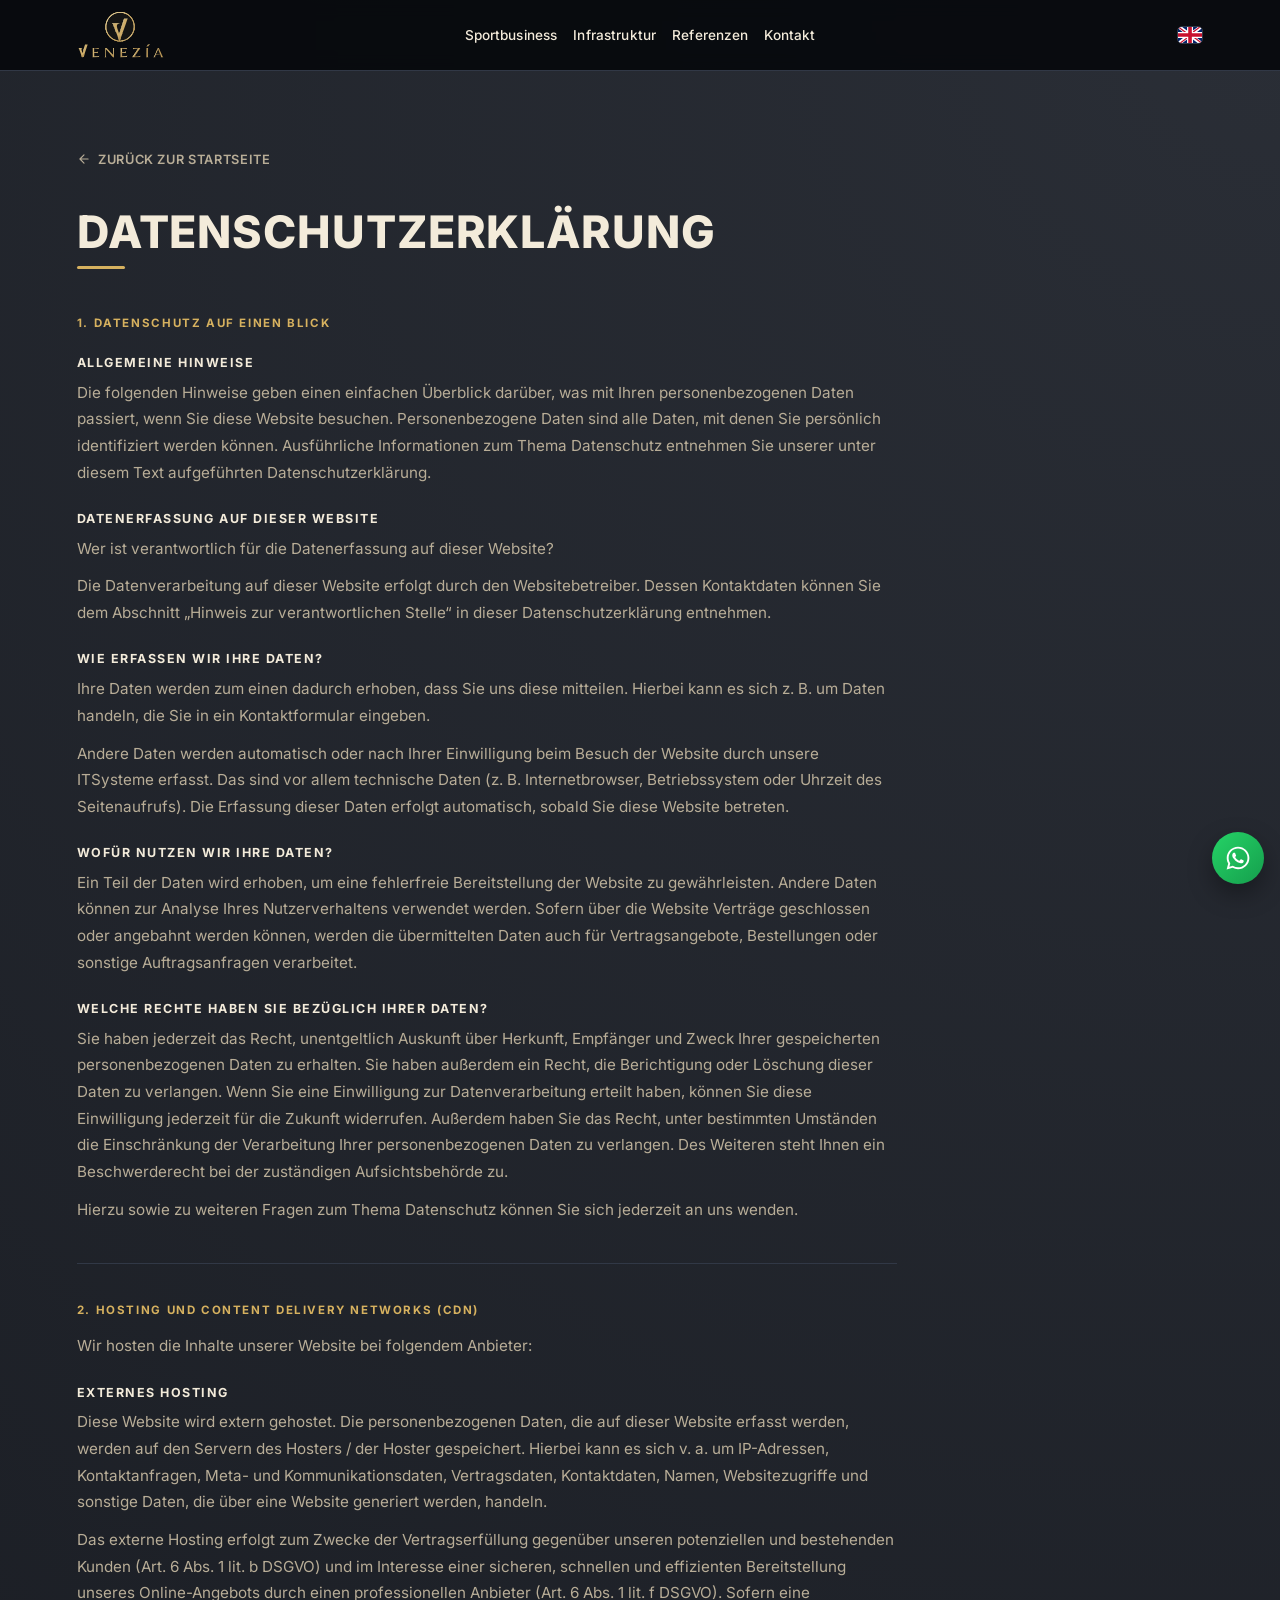
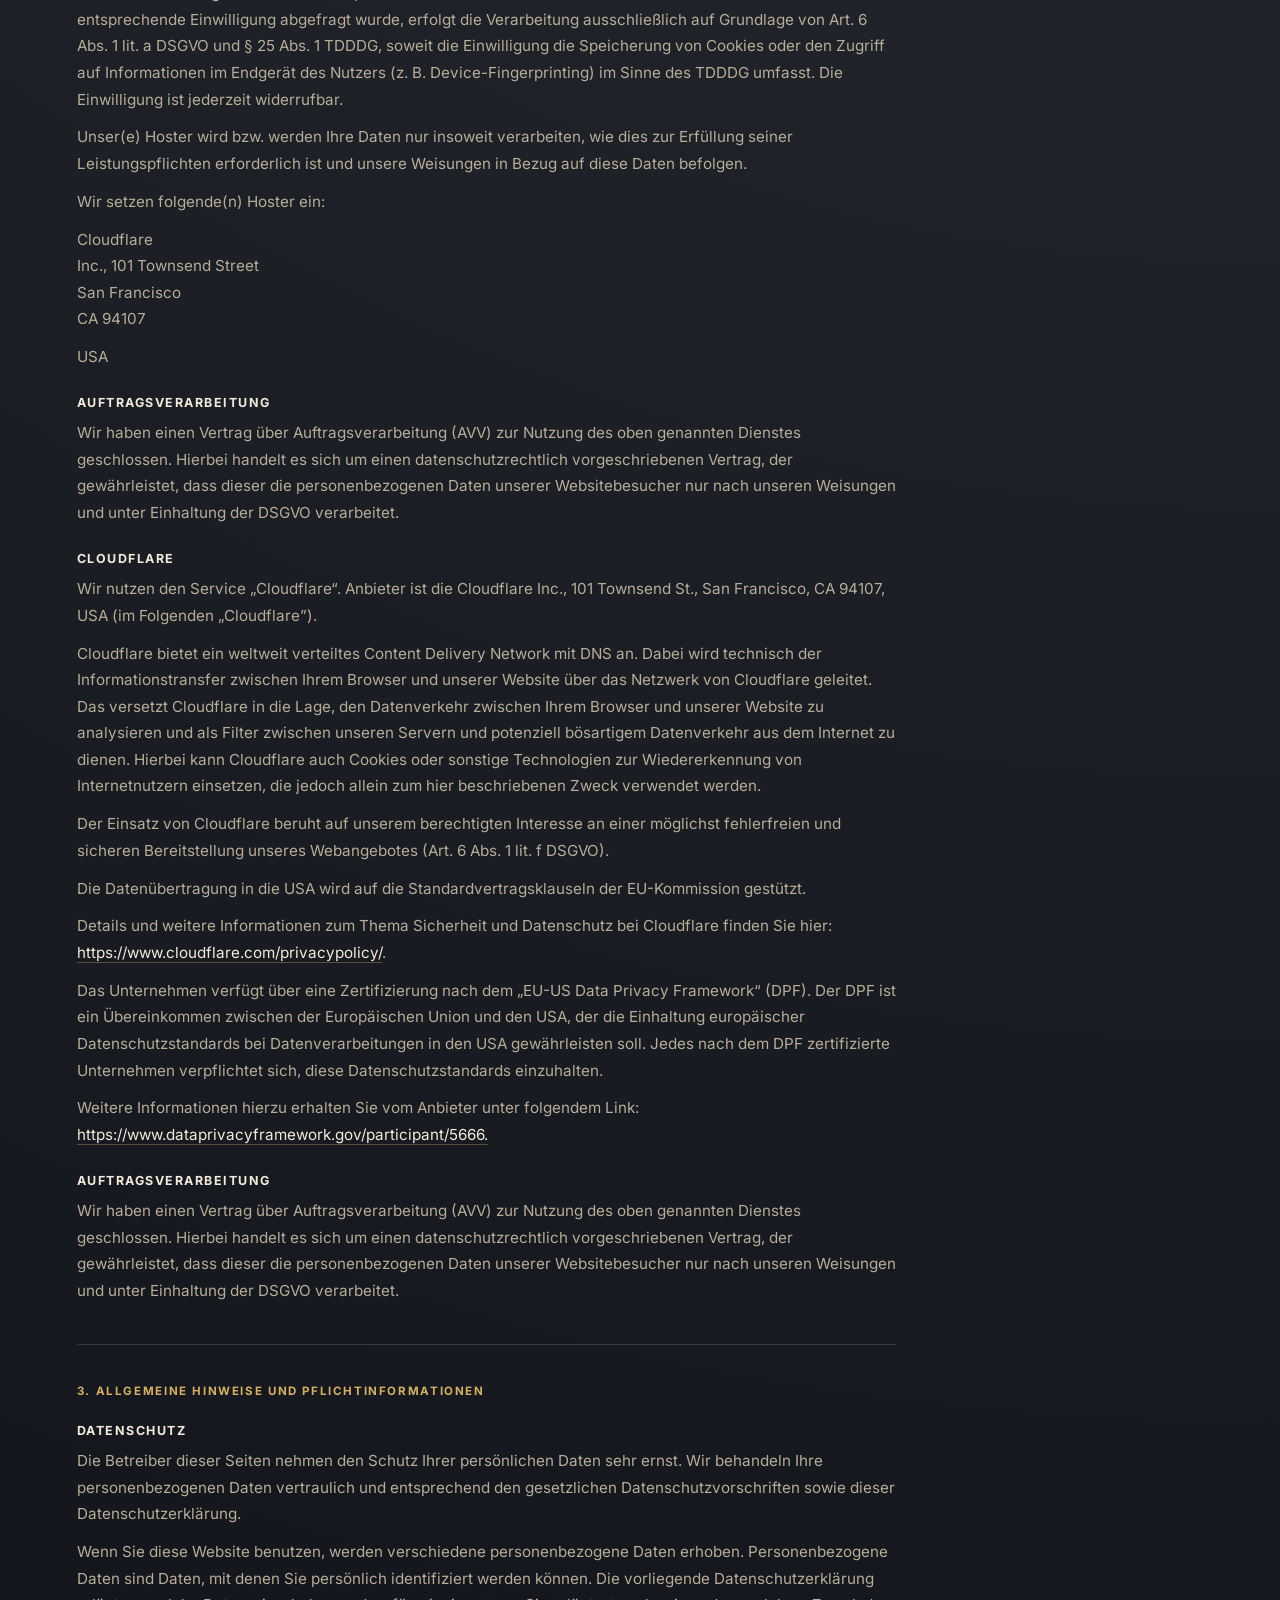
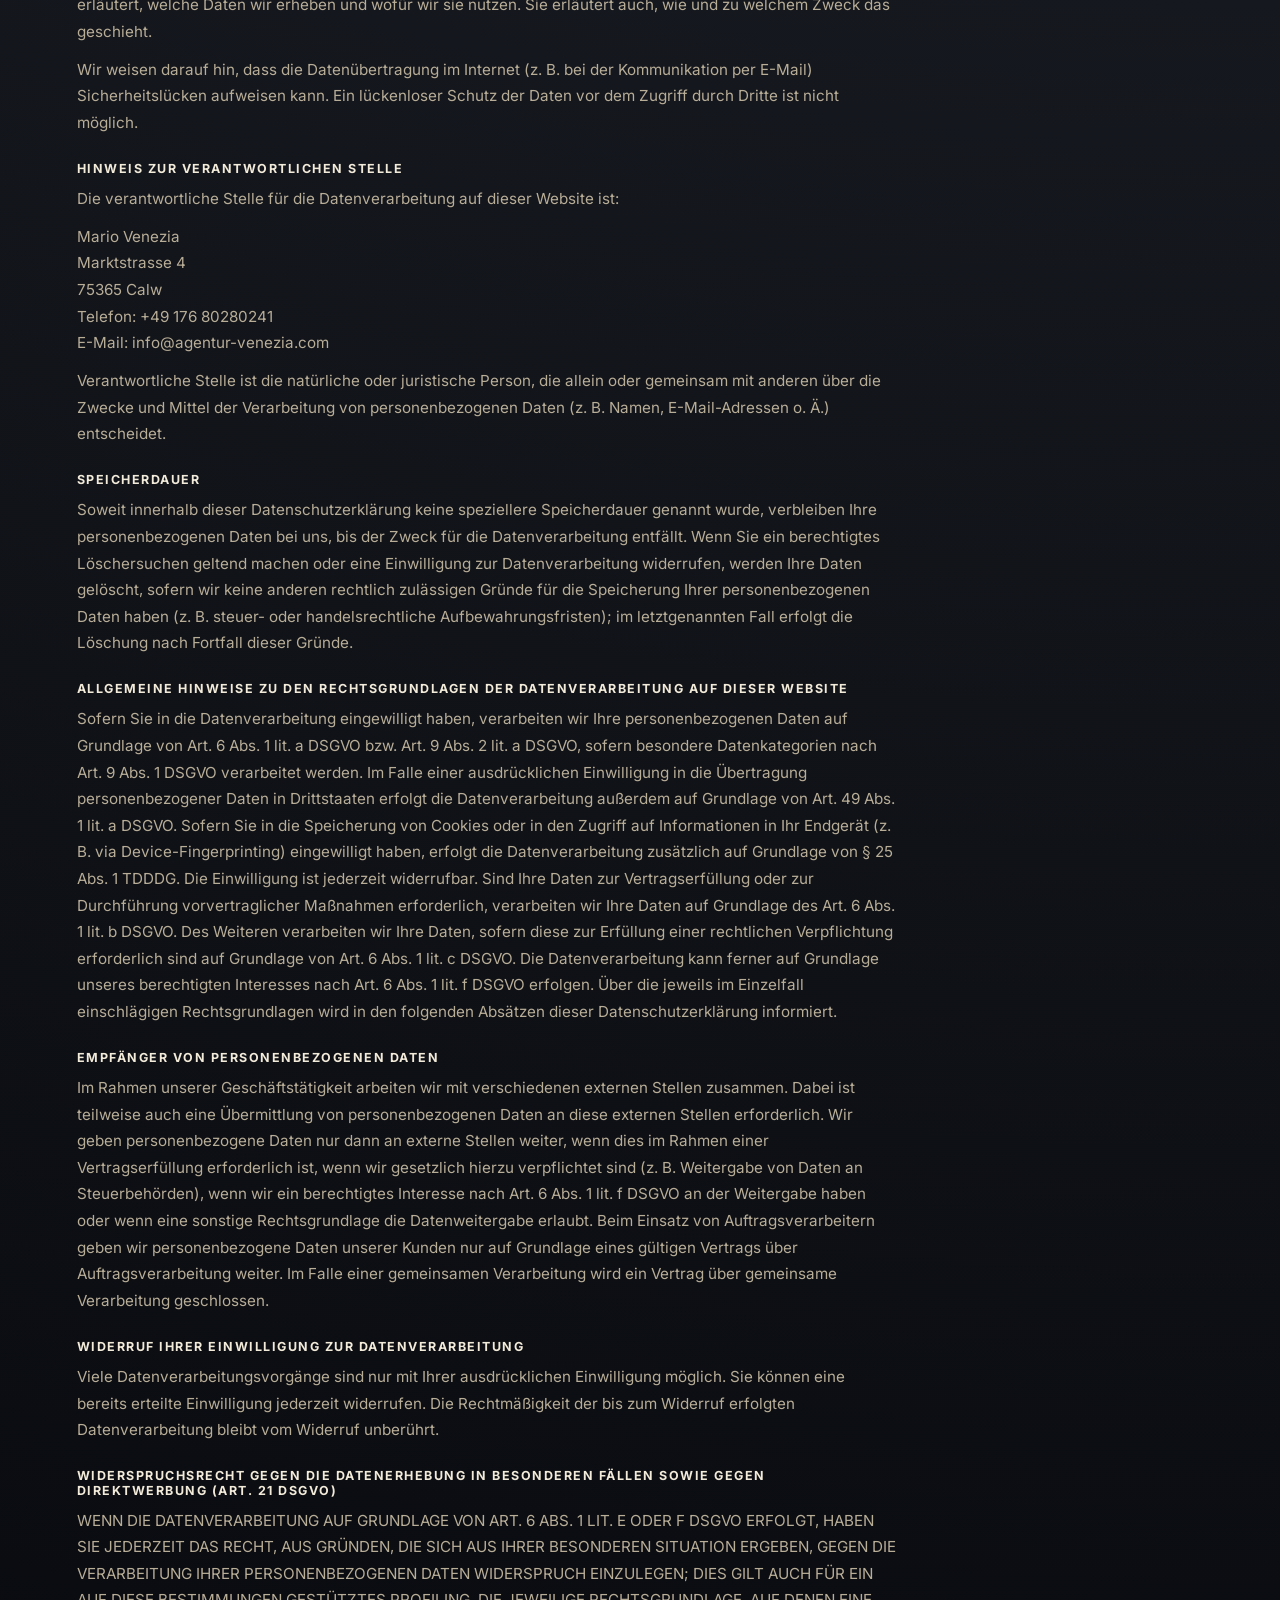
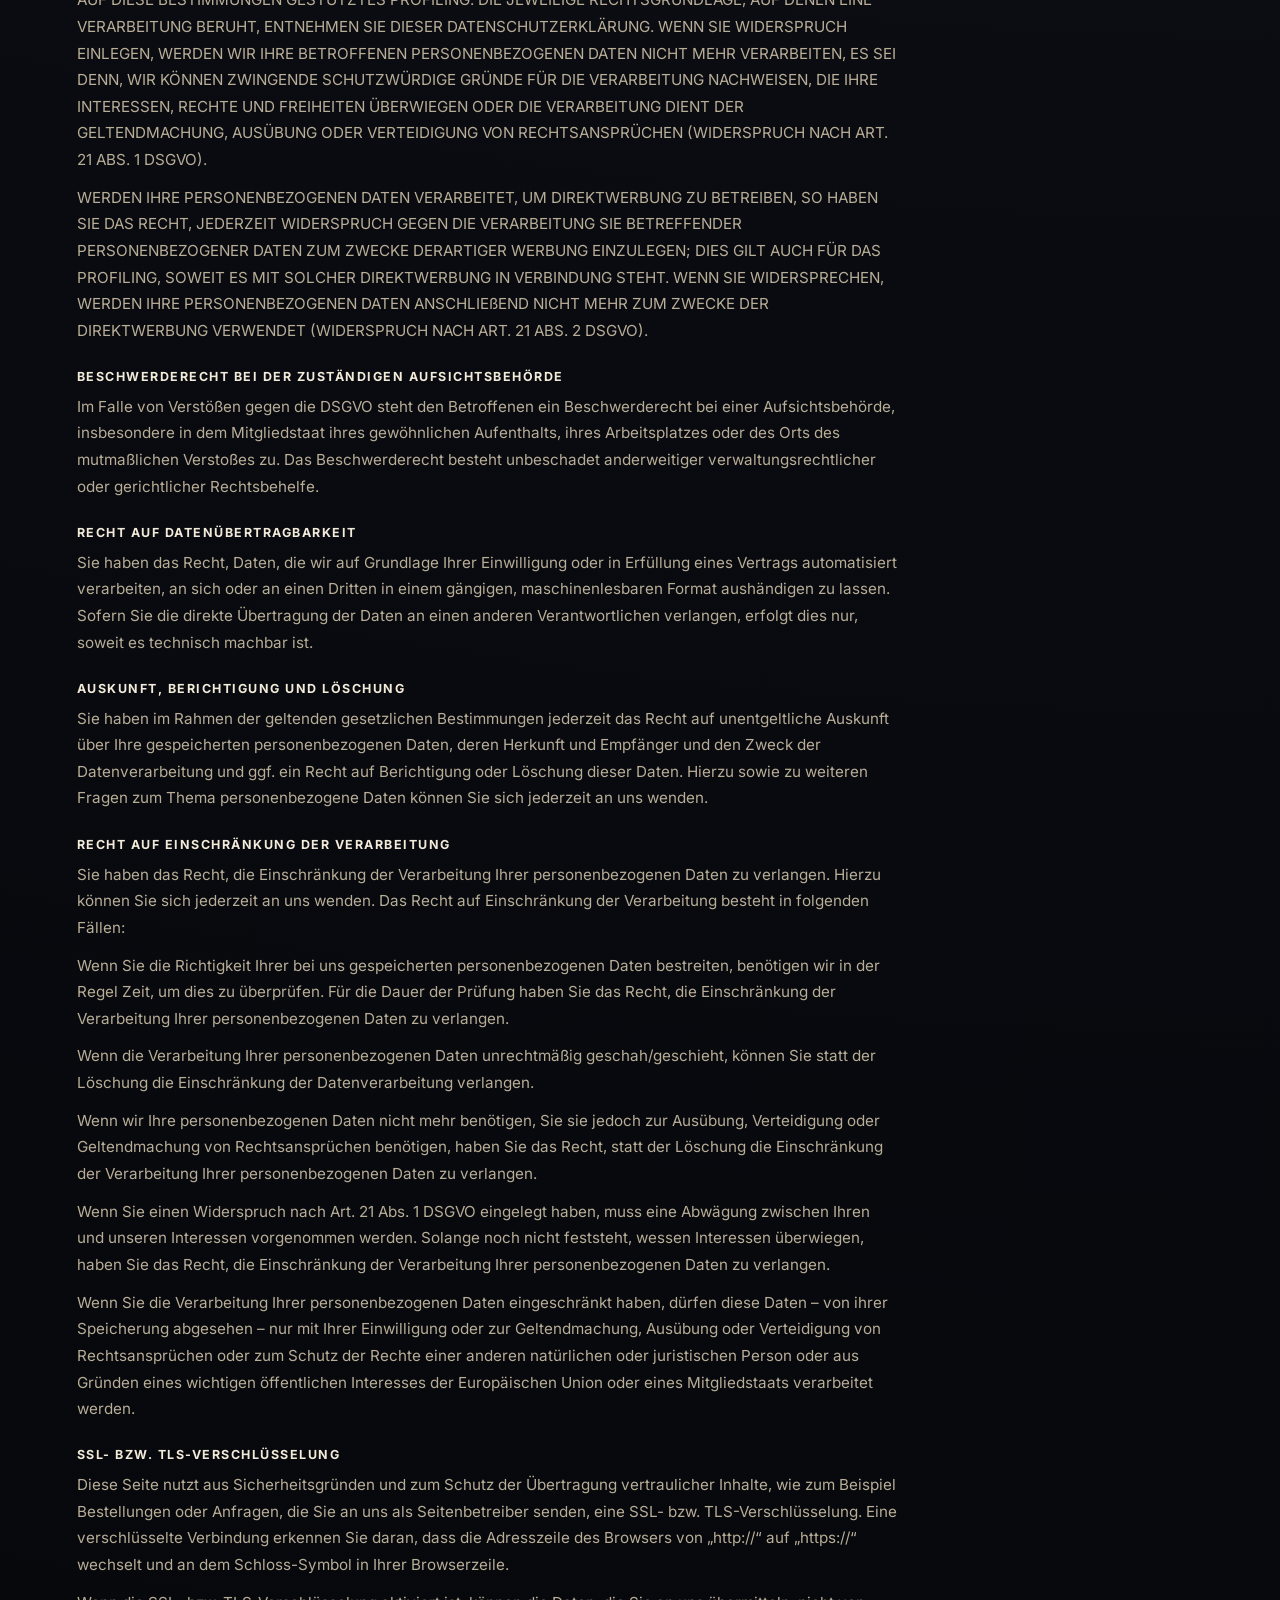
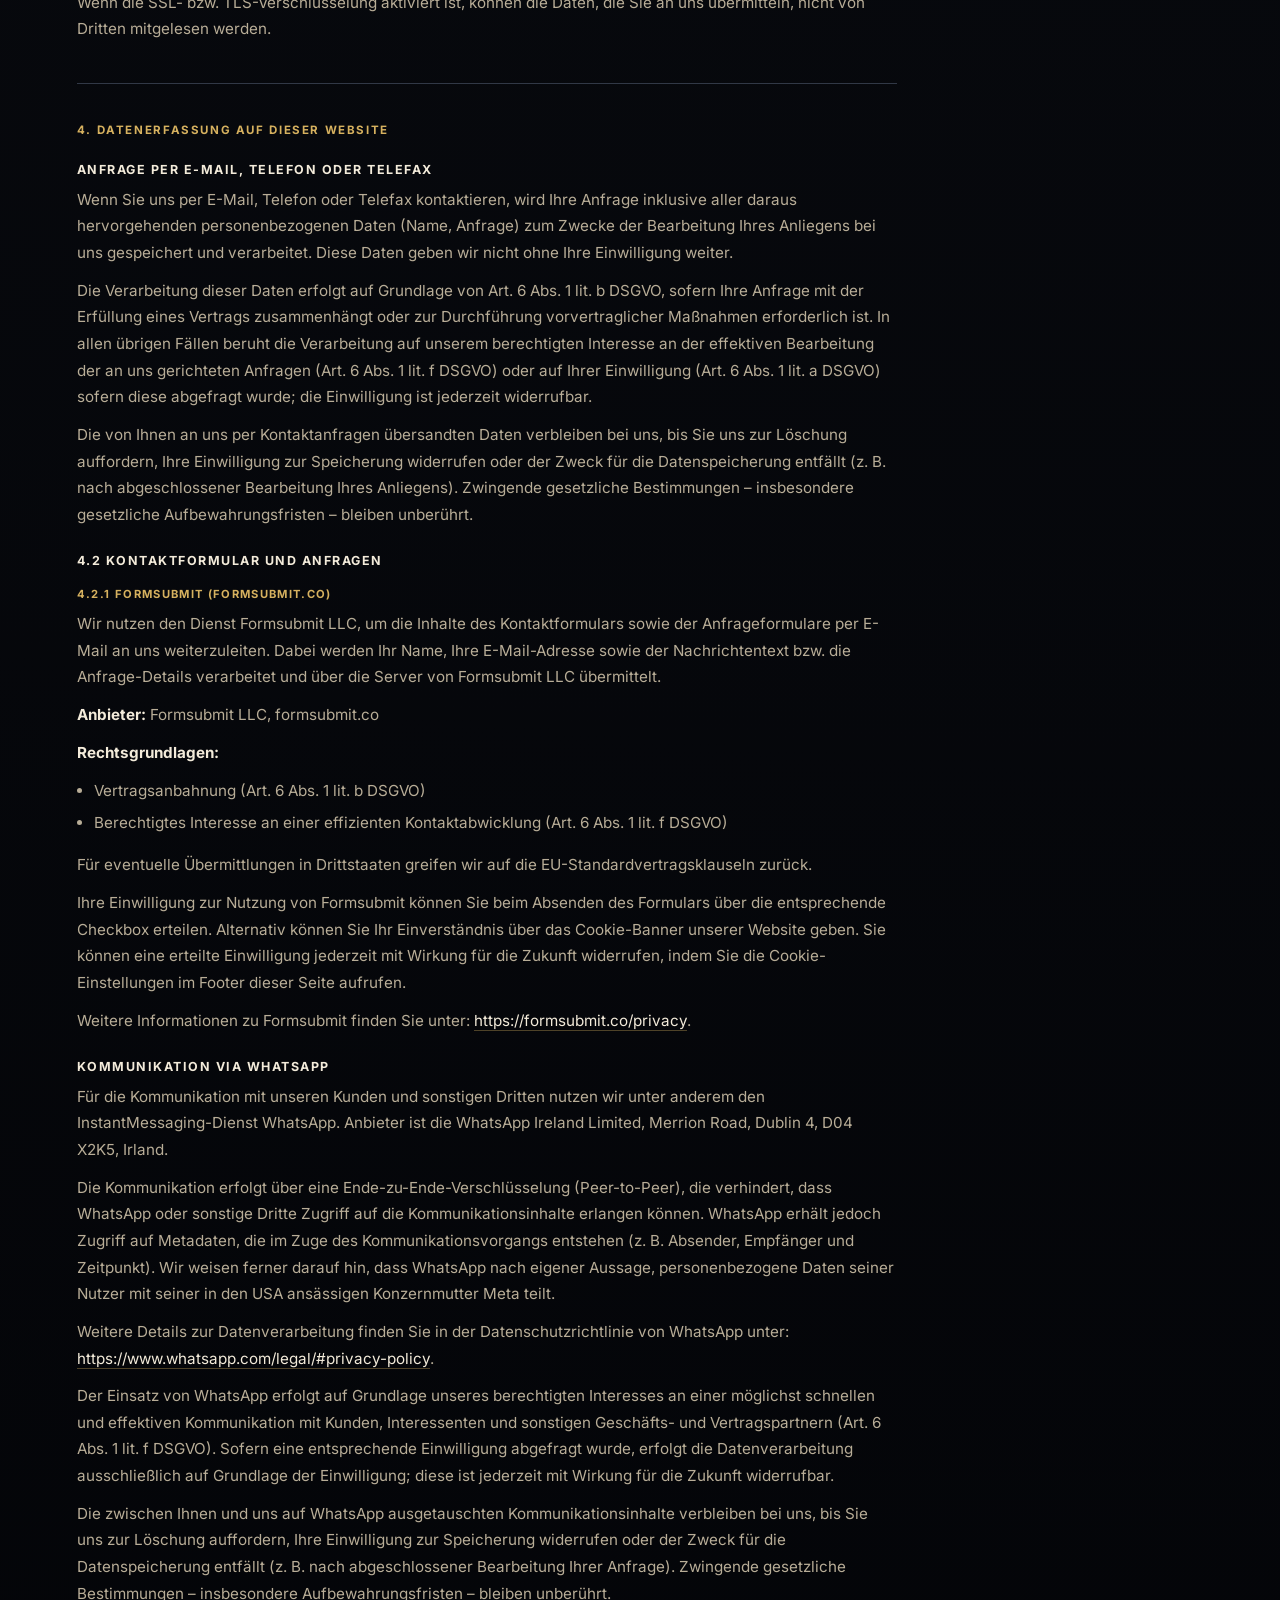
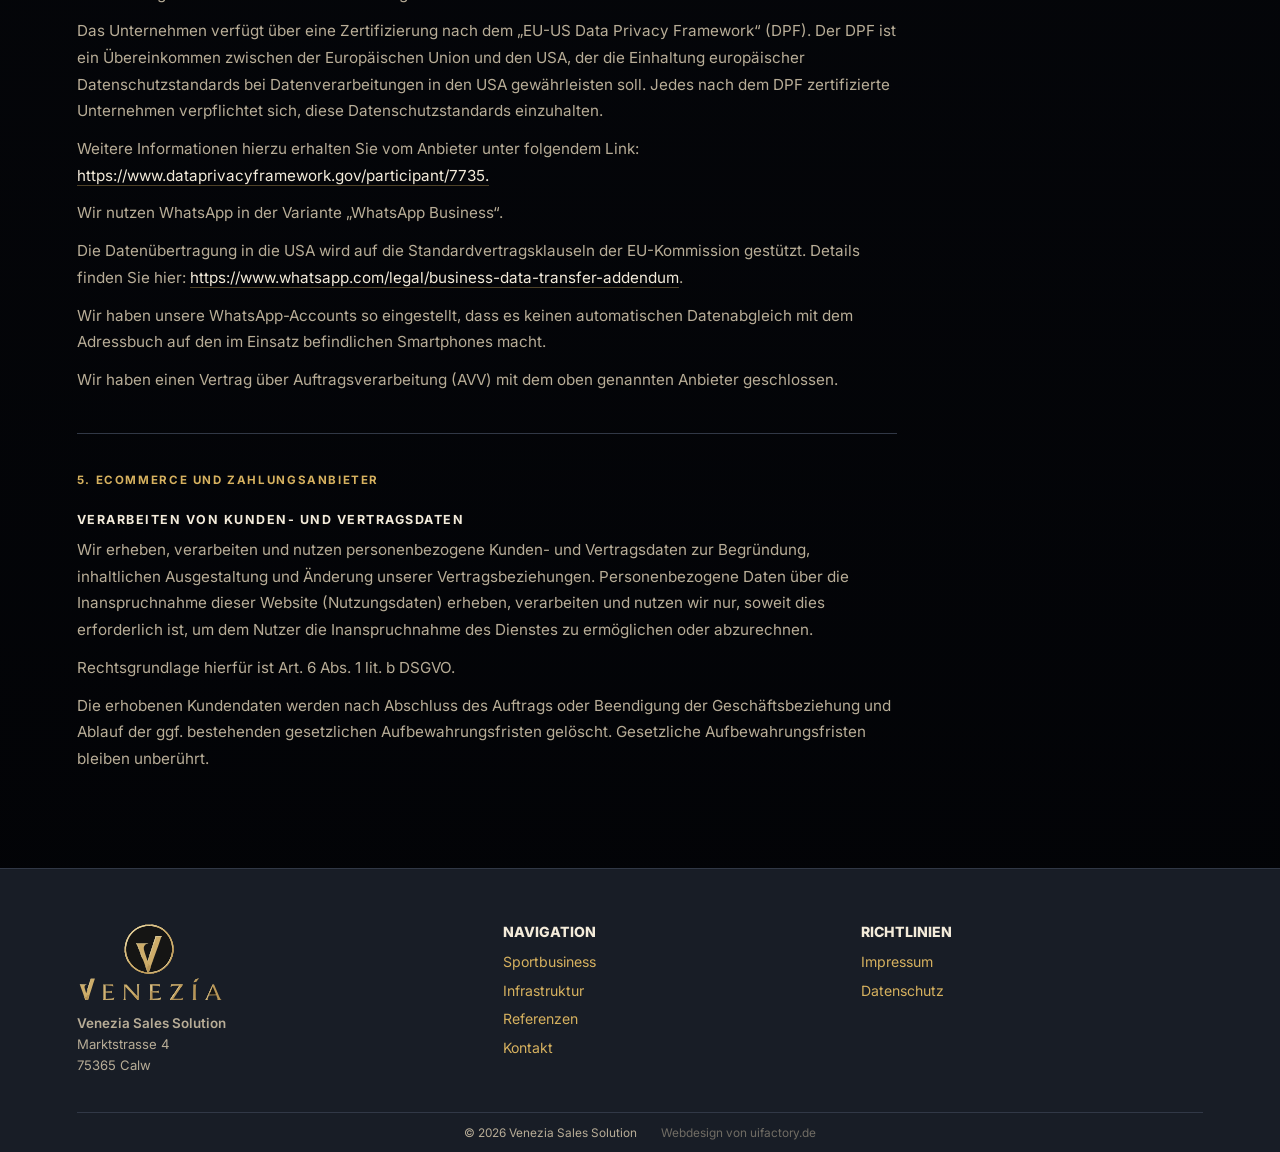
<file: datenschutz.html>
<!doctype html>
<html lang="de">
  <head>
    <meta charset="UTF-8" />
    <meta name="viewport" content="width=device-width, initial-scale=1.0" />
    <title>Datenschutz | Venezia Sales Solution</title>
    <meta name="description" content="Datenschutzerklärung der Venezia Sales Solution." />
    <meta name="robots" content="noindex, nofollow" />
    <link rel="canonical" href="https://agentur-venezia.com/datenschutz.html" />
    <link rel="icon" href="./favicon/favicon.ico" sizes="any" />
    <link rel="icon" type="image/png" sizes="16x16" href="./favicon/genfavicon-16.png" />
    <link rel="icon" type="image/png" sizes="32x32" href="./favicon/genfavicon-32.png" />
    <link rel="icon" type="image/png" sizes="48x48" href="./favicon/genfavicon-48.png" />
    <link rel="icon" type="image/png" sizes="57x57" href="./favicon/genfavicon-57.png" />
    <link rel="icon" type="image/png" sizes="64x64" href="./favicon/genfavicon-64.png" />
    <link rel="icon" type="image/png" sizes="114x114" href="./favicon/genfavicon-114.png" />
    <link rel="icon" type="image/png" sizes="120x120" href="./favicon/genfavicon-120.png" />
    <link rel="icon" type="image/png" sizes="128x128" href="./favicon/genfavicon-128.png" />
    <link rel="icon" type="image/png" sizes="180x180" href="./favicon/genfavicon-180.png" />
    <link rel="icon" type="image/png" sizes="256x256" href="./favicon/genfavicon-256.png" />
    <link rel="icon" type="image/png" sizes="512x512" href="./favicon/genfavicon-512.png" />
    <link rel="apple-touch-icon" sizes="57x57" href="./favicon/apple-touch-icon-57x57.png" />
    <link rel="apple-touch-icon" sizes="114x114" href="./favicon/apple-touch-icon-114x114.png" />
    <link rel="apple-touch-icon" sizes="120x120" href="./favicon/apple-touch-icon-120x120.png" />
    <link rel="apple-touch-icon" sizes="180x180" href="./favicon/apple-touch-icon-180x180.png" />
    <link rel="apple-touch-icon" href="./favicon/apple-touch-icon.png" />
    <link rel="manifest" href="./favicon/site.webmanifest" />
    <link rel="stylesheet" href="./shared.css" />
    <style>
      .imprint-wrap {
        min-height: calc(100vh - 70px - 180px);
        padding: 80px 0 96px;
      }

      .imprint-inner {
        max-width: 820px;
      }

      .imprint-back {
        display: inline-flex;
        align-items: center;
        gap: 0.45rem;
        font-size: 0.8rem;
        font-weight: 600;
        color: var(--muted);
        letter-spacing: 0.05em;
        text-transform: uppercase;
        margin-bottom: 2.5rem;
        transition: color 0.15s;
      }
      .imprint-back:hover { color: var(--accent); }
      .imprint-back svg { width: 14px; height: 14px; }

      .imprint-inner h1 {
        font-size: clamp(1.8rem, 4vw, 2.8rem);
        font-weight: 800;
        text-transform: uppercase;
        letter-spacing: 0.02em;
        margin-bottom: 0.5rem;
        color: var(--ink);
      }

      .imprint-divider {
        width: 48px;
        height: 3px;
        background: var(--accent);
        border-radius: 2px;
        margin-bottom: 3rem;
      }

      .imprint-block {
        margin-bottom: 2.5rem;
        padding-bottom: 2.5rem;
        border-bottom: 1px solid var(--border);
      }
      .imprint-block:last-child {
        border-bottom: none;
        margin-bottom: 0;
        padding-bottom: 0;
      }

      .imprint-block h2 {
        font-size: 0.72rem;
        font-weight: 700;
        letter-spacing: 0.14em;
        text-transform: uppercase;
        color: var(--accent);
        margin-bottom: 1rem;
      }

      .imprint-block h3 {
        font-size: 0.78rem;
        font-weight: 700;
        letter-spacing: 0.12em;
        text-transform: uppercase;
        color: var(--ink);
        margin: 1.6rem 0 0.6rem;
      }

      .imprint-block h4 {
        font-size: 0.7rem;
        font-weight: 700;
        letter-spacing: 0.12em;
        text-transform: uppercase;
        color: var(--accent);
        margin: 1.2rem 0 0.6rem;
      }

      .imprint-block p {
        color: var(--muted);
        font-size: 0.95rem;
        line-height: 1.75;
        margin: 0 0 0.7rem;
      }
      .imprint-block p:last-child { margin-bottom: 0; }

      .imprint-block ul {
        margin: 0.4rem 0 1rem 1.1rem;
        padding: 0;
        color: var(--muted);
        font-size: 0.95rem;
        line-height: 1.75;
      }

      .imprint-block li { margin-bottom: 0.35rem; }

      .imprint-block strong { color: var(--ink); font-weight: 700; }

      .imprint-block a {
        color: var(--ink);
        border-bottom: 1px solid rgba(214, 177, 95, 0.35);
        transition: border-color 0.15s, color 0.15s;
      }
      .imprint-block a:hover { color: var(--accent); border-color: var(--accent); }

      .imprint-page-marker {
        margin: 1.2rem 0;
        font-size: 0.7rem;
        color: rgba(184, 173, 151, 0.65);
        letter-spacing: 0.2em;
        text-transform: uppercase;
      }

      .privacy-lang { display: none; }
      .privacy-lang.is-active { display: block; }

      @media (max-width: 600px) {
        .imprint-wrap { padding: 52px 0 72px; }
      }
    </style>
  </head>
  <body>
    <header class="site-header"></header>

    <main>
      <section class="imprint-wrap">
        <div class="container">
          <div class="imprint-inner">
            <a class="imprint-back" href="index.html">
              <svg viewBox="0 0 24 24" fill="none" stroke="currentColor" stroke-width="2" stroke-linecap="round" stroke-linejoin="round">
                <path d="M19 12H5M12 5l-7 7 7 7"/>
              </svg>
              <span data-i18n="privacy_back">Zurück zur Startseite</span>
            </a>

            <h1 data-i18n="privacy_title">Datenschutzerklärung</h1>
            <div class="imprint-divider"></div>

            <div class="privacy-lang is-active" data-lang="de">
              <div class="imprint-block">
                <h2>1. Datenschutz auf einen Blick</h2>

                <h3>Allgemeine Hinweise</h3>
                <p>Die folgenden Hinweise geben einen einfachen Überblick darüber, was mit Ihren personenbezogenen Daten passiert, wenn Sie diese Website besuchen. Personenbezogene Daten sind alle Daten, mit denen Sie persönlich identifiziert werden können. Ausführliche Informationen zum Thema Datenschutz entnehmen Sie unserer unter diesem Text aufgeführten Datenschutzerklärung.</p>

                <h3>Datenerfassung auf dieser Website</h3>
                <p>Wer ist verantwortlich für die Datenerfassung auf dieser Website?</p>
                <p>Die Datenverarbeitung auf dieser Website erfolgt durch den Websitebetreiber. Dessen Kontaktdaten können Sie dem Abschnitt „Hinweis zur verantwortlichen Stelle“ in dieser Datenschutzerklärung entnehmen.</p>

                <h3>Wie erfassen wir Ihre Daten?</h3>
                <p>Ihre Daten werden zum einen dadurch erhoben, dass Sie uns diese mitteilen. Hierbei kann es sich z. B. um Daten handeln, die Sie in ein Kontaktformular eingeben.</p>
                <p>Andere Daten werden automatisch oder nach Ihrer Einwilligung beim Besuch der Website durch unsere ITSysteme erfasst. Das sind vor allem technische Daten (z. B. Internetbrowser, Betriebssystem oder Uhrzeit des Seitenaufrufs). Die Erfassung dieser Daten erfolgt automatisch, sobald Sie diese Website betreten.</p>

                <h3>Wofür nutzen wir Ihre Daten?</h3>
                <p>Ein Teil der Daten wird erhoben, um eine fehlerfreie Bereitstellung der Website zu gewährleisten. Andere Daten können zur Analyse Ihres Nutzerverhaltens verwendet werden. Sofern über die Website Verträge geschlossen oder angebahnt werden können, werden die übermittelten Daten auch für Vertragsangebote, Bestellungen oder sonstige Auftragsanfragen verarbeitet.</p>

                <h3>Welche Rechte haben Sie bezüglich Ihrer Daten?</h3>
                <p>Sie haben jederzeit das Recht, unentgeltlich Auskunft über Herkunft, Empfänger und Zweck Ihrer gespeicherten personenbezogenen Daten zu erhalten. Sie haben außerdem ein Recht, die Berichtigung oder Löschung dieser Daten zu verlangen. Wenn Sie eine Einwilligung zur Datenverarbeitung erteilt haben, können Sie diese Einwilligung jederzeit für die Zukunft widerrufen. Außerdem haben Sie das Recht, unter bestimmten Umständen die Einschränkung der Verarbeitung Ihrer personenbezogenen Daten zu verlangen. Des Weiteren steht Ihnen ein Beschwerderecht bei der zuständigen Aufsichtsbehörde zu.</p>
                <p>Hierzu sowie zu weiteren Fragen zum Thema Datenschutz können Sie sich jederzeit an uns wenden.</p>
              </div>

              <div class="imprint-block">
                <h2>2. Hosting und Content Delivery Networks (CDN)</h2>
                <p>Wir hosten die Inhalte unserer Website bei folgendem Anbieter:</p>

                <h3>Externes Hosting</h3>
                <p>Diese Website wird extern gehostet. Die personenbezogenen Daten, die auf dieser Website erfasst werden, werden auf den Servern des Hosters / der Hoster gespeichert. Hierbei kann es sich v. a. um IP-Adressen, Kontaktanfragen, Meta- und Kommunikationsdaten, Vertragsdaten, Kontaktdaten, Namen, Websitezugriffe und sonstige Daten, die über eine Website generiert werden, handeln.</p>
                <p>Das externe Hosting erfolgt zum Zwecke der Vertragserfüllung gegenüber unseren potenziellen und bestehenden Kunden (Art. 6 Abs. 1 lit. b DSGVO) und im Interesse einer sicheren, schnellen und effizienten Bereitstellung unseres Online-Angebots durch einen professionellen Anbieter (Art. 6 Abs. 1 lit. f DSGVO). Sofern eine entsprechende Einwilligung abgefragt wurde, erfolgt die Verarbeitung ausschließlich auf Grundlage von Art. 6 Abs. 1 lit. a DSGVO und § 25 Abs. 1 TDDDG, soweit die Einwilligung die Speicherung von Cookies oder den Zugriff auf Informationen im Endgerät des Nutzers (z. B. Device-Fingerprinting) im Sinne des TDDDG umfasst. Die Einwilligung ist jederzeit widerrufbar.</p>
                <p>Unser(e) Hoster wird bzw. werden Ihre Daten nur insoweit verarbeiten, wie dies zur Erfüllung seiner Leistungspflichten erforderlich ist und unsere Weisungen in Bezug auf diese Daten befolgen.</p>
                <p>Wir setzen folgende(n) Hoster ein:</p>
                <p>
                  Cloudflare<br />
                  Inc., 101 Townsend Street<br />
                  San Francisco<br />
                  CA 94107
                </p>
                <p>USA</p>

                <h3>Auftragsverarbeitung</h3>
                <p>Wir haben einen Vertrag über Auftragsverarbeitung (AVV) zur Nutzung des oben genannten Dienstes geschlossen. Hierbei handelt es sich um einen datenschutzrechtlich vorgeschriebenen Vertrag, der gewährleistet, dass dieser die personenbezogenen Daten unserer Websitebesucher nur nach unseren Weisungen und unter Einhaltung der DSGVO verarbeitet.</p>

                <h3>Cloudflare</h3>
                <p>Wir nutzen den Service „Cloudflare“. Anbieter ist die Cloudflare Inc., 101 Townsend St., San Francisco, CA 94107, USA (im Folgenden „Cloudflare”).</p>
                <p>Cloudflare bietet ein weltweit verteiltes Content Delivery Network mit DNS an. Dabei wird technisch der Informationstransfer zwischen Ihrem Browser und unserer Website über das Netzwerk von Cloudflare geleitet. Das versetzt Cloudflare in die Lage, den Datenverkehr zwischen Ihrem Browser und unserer Website zu analysieren und als Filter zwischen unseren Servern und potenziell bösartigem Datenverkehr aus dem Internet zu dienen. Hierbei kann Cloudflare auch Cookies oder sonstige Technologien zur Wiedererkennung von Internetnutzern einsetzen, die jedoch allein zum hier beschriebenen Zweck verwendet werden.</p>
                <p>Der Einsatz von Cloudflare beruht auf unserem berechtigten Interesse an einer möglichst fehlerfreien und sicheren Bereitstellung unseres Webangebotes (Art. 6 Abs. 1 lit. f DSGVO).</p>
                <p>Die Datenübertragung in die USA wird auf die Standardvertragsklauseln der EU-Kommission gestützt.</p>
                <p>Details und weitere Informationen zum Thema Sicherheit und Datenschutz bei Cloudflare finden Sie hier: <a href="https://www.cloudflare.com/privacypolicy/" target="_blank" rel="noopener">https://www.cloudflare.com/privacypolicy/</a>.</p>
                <p>Das Unternehmen verfügt über eine Zertifizierung nach dem „EU-US Data Privacy Framework“ (DPF). Der DPF ist ein Übereinkommen zwischen der Europäischen Union und den USA, der die Einhaltung europäischer Datenschutzstandards bei Datenverarbeitungen in den USA gewährleisten soll. Jedes nach dem DPF zertifizierte Unternehmen verpflichtet sich, diese Datenschutzstandards einzuhalten.</p>
                <p>Weitere Informationen hierzu erhalten Sie vom Anbieter unter folgendem Link: <a href="https://www.dataprivacyframework.gov/participant/5666." target="_blank" rel="noopener">https://www.dataprivacyframework.gov/participant/5666.</a></p>

                <h3>Auftragsverarbeitung</h3>
                <p>Wir haben einen Vertrag über Auftragsverarbeitung (AVV) zur Nutzung des oben genannten Dienstes geschlossen. Hierbei handelt es sich um einen datenschutzrechtlich vorgeschriebenen Vertrag, der gewährleistet, dass dieser die personenbezogenen Daten unserer Websitebesucher nur nach unseren Weisungen und unter Einhaltung der DSGVO verarbeitet.</p>
              </div>

              <div class="imprint-block">
                <h2>3. Allgemeine Hinweise und Pflichtinformationen</h2>

                <h3>Datenschutz</h3>
                <p>Die Betreiber dieser Seiten nehmen den Schutz Ihrer persönlichen Daten sehr ernst. Wir behandeln Ihre personenbezogenen Daten vertraulich und entsprechend den gesetzlichen Datenschutzvorschriften sowie dieser Datenschutzerklärung.</p>
                <p>Wenn Sie diese Website benutzen, werden verschiedene personenbezogene Daten erhoben. Personenbezogene Daten sind Daten, mit denen Sie persönlich identifiziert werden können. Die vorliegende Datenschutzerklärung erläutert, welche Daten wir erheben und wofür wir sie nutzen. Sie erläutert auch, wie und zu welchem Zweck das geschieht.</p>
                <p>Wir weisen darauf hin, dass die Datenübertragung im Internet (z. B. bei der Kommunikation per E-Mail) Sicherheitslücken aufweisen kann. Ein lückenloser Schutz der Daten vor dem Zugriff durch Dritte ist nicht möglich.</p>

                <h3>Hinweis zur verantwortlichen Stelle</h3>
                <p>Die verantwortliche Stelle für die Datenverarbeitung auf dieser Website ist:</p>
                <p>
                  Mario Venezia<br />
                  Marktstrasse 4<br />
                  75365 Calw<br />
                  Telefon: +49 176 80280241<br />
                  E-Mail: <!--email_off-->info@agentur-venezia.com<!--/email_off-->
                </p>
                <p>Verantwortliche Stelle ist die natürliche oder juristische Person, die allein oder gemeinsam mit anderen über die Zwecke und Mittel der Verarbeitung von personenbezogenen Daten (z. B. Namen, E-Mail-Adressen o. Ä.) entscheidet.</p>

                <h3>Speicherdauer</h3>
                <p>Soweit innerhalb dieser Datenschutzerklärung keine speziellere Speicherdauer genannt wurde, verbleiben Ihre personenbezogenen Daten bei uns, bis der Zweck für die Datenverarbeitung entfällt. Wenn Sie ein berechtigtes Löschersuchen geltend machen oder eine Einwilligung zur Datenverarbeitung widerrufen, werden Ihre Daten gelöscht, sofern wir keine anderen rechtlich zulässigen Gründe für die Speicherung Ihrer personenbezogenen Daten haben (z. B. steuer- oder handelsrechtliche Aufbewahrungsfristen); im letztgenannten Fall erfolgt die Löschung nach Fortfall dieser Gründe.</p>

                <h3>Allgemeine Hinweise zu den Rechtsgrundlagen der Datenverarbeitung auf dieser Website</h3>
                <p>Sofern Sie in die Datenverarbeitung eingewilligt haben, verarbeiten wir Ihre personenbezogenen Daten auf Grundlage von Art. 6 Abs. 1 lit. a DSGVO bzw. Art. 9 Abs. 2 lit. a DSGVO, sofern besondere Datenkategorien nach Art. 9 Abs. 1 DSGVO verarbeitet werden. Im Falle einer ausdrücklichen Einwilligung in die Übertragung personenbezogener Daten in Drittstaaten erfolgt die Datenverarbeitung außerdem auf Grundlage von Art. 49 Abs. 1 lit. a DSGVO. Sofern Sie in die Speicherung von Cookies oder in den Zugriff auf Informationen in Ihr Endgerät (z. B. via Device-Fingerprinting) eingewilligt haben, erfolgt die Datenverarbeitung zusätzlich auf Grundlage von § 25 Abs. 1 TDDDG. Die Einwilligung ist jederzeit widerrufbar. Sind Ihre Daten zur Vertragserfüllung oder zur Durchführung vorvertraglicher Maßnahmen erforderlich, verarbeiten wir Ihre Daten auf Grundlage des Art. 6 Abs. 1 lit. b DSGVO. Des Weiteren verarbeiten wir Ihre Daten, sofern diese zur Erfüllung einer rechtlichen Verpflichtung erforderlich sind auf Grundlage von Art. 6 Abs. 1 lit. c DSGVO. Die Datenverarbeitung kann ferner auf Grundlage unseres berechtigten Interesses nach Art. 6 Abs. 1 lit. f DSGVO erfolgen. Über die jeweils im Einzelfall einschlägigen Rechtsgrundlagen wird in den folgenden Absätzen dieser Datenschutzerklärung informiert.</p>

                <h3>Empfänger von personenbezogenen Daten</h3>
                <p>Im Rahmen unserer Geschäftstätigkeit arbeiten wir mit verschiedenen externen Stellen zusammen. Dabei ist teilweise auch eine Übermittlung von personenbezogenen Daten an diese externen Stellen erforderlich. Wir geben personenbezogene Daten nur dann an externe Stellen weiter, wenn dies im Rahmen einer Vertragserfüllung erforderlich ist, wenn wir gesetzlich hierzu verpflichtet sind (z. B. Weitergabe von Daten an Steuerbehörden), wenn wir ein berechtigtes Interesse nach Art. 6 Abs. 1 lit. f DSGVO an der Weitergabe haben oder wenn eine sonstige Rechtsgrundlage die Datenweitergabe erlaubt. Beim Einsatz von Auftragsverarbeitern geben wir personenbezogene Daten unserer Kunden nur auf Grundlage eines gültigen Vertrags über Auftragsverarbeitung weiter. Im Falle einer gemeinsamen Verarbeitung wird ein Vertrag über gemeinsame Verarbeitung geschlossen.</p>

                <h3>Widerruf Ihrer Einwilligung zur Datenverarbeitung</h3>
                <p>Viele Datenverarbeitungsvorgänge sind nur mit Ihrer ausdrücklichen Einwilligung möglich. Sie können eine bereits erteilte Einwilligung jederzeit widerrufen. Die Rechtmäßigkeit der bis zum Widerruf erfolgten Datenverarbeitung bleibt vom Widerruf unberührt.</p>

                <h3>Widerspruchsrecht gegen die Datenerhebung in besonderen Fällen sowie gegen Direktwerbung (Art. 21 DSGVO)</h3>
                <p>WENN DIE DATENVERARBEITUNG AUF GRUNDLAGE VON ART. 6 ABS. 1 LIT. E ODER F DSGVO ERFOLGT, HABEN SIE JEDERZEIT DAS RECHT, AUS GRÜNDEN, DIE SICH AUS IHRER BESONDEREN SITUATION ERGEBEN, GEGEN DIE VERARBEITUNG IHRER PERSONENBEZOGENEN DATEN WIDERSPRUCH EINZULEGEN; DIES GILT AUCH FÜR EIN AUF DIESE BESTIMMUNGEN GESTÜTZTES PROFILING. DIE JEWEILIGE RECHTSGRUNDLAGE, AUF DENEN EINE VERARBEITUNG BERUHT, ENTNEHMEN SIE DIESER DATENSCHUTZERKLÄRUNG. WENN SIE WIDERSPRUCH EINLEGEN, WERDEN WIR IHRE BETROFFENEN PERSONENBEZOGENEN DATEN NICHT MEHR VERARBEITEN, ES SEI DENN, WIR KÖNNEN ZWINGENDE SCHUTZWÜRDIGE GRÜNDE FÜR DIE VERARBEITUNG NACHWEISEN, DIE IHRE INTERESSEN, RECHTE UND FREIHEITEN ÜBERWIEGEN ODER DIE VERARBEITUNG DIENT DER GELTENDMACHUNG, AUSÜBUNG ODER VERTEIDIGUNG VON RECHTSANSPRÜCHEN (WIDERSPRUCH NACH ART. 21 ABS. 1 DSGVO).</p>
                <p>WERDEN IHRE PERSONENBEZOGENEN DATEN VERARBEITET, UM DIREKTWERBUNG ZU BETREIBEN, SO HABEN SIE DAS RECHT, JEDERZEIT WIDERSPRUCH GEGEN DIE VERARBEITUNG SIE BETREFFENDER PERSONENBEZOGENER DATEN ZUM ZWECKE DERARTIGER WERBUNG EINZULEGEN; DIES GILT AUCH FÜR DAS PROFILING, SOWEIT ES MIT SOLCHER DIREKTWERBUNG IN VERBINDUNG STEHT. WENN SIE WIDERSPRECHEN, WERDEN IHRE PERSONENBEZOGENEN DATEN ANSCHLIEßEND NICHT MEHR ZUM ZWECKE DER DIREKTWERBUNG VERWENDET (WIDERSPRUCH NACH ART. 21 ABS. 2 DSGVO).</p>

                <h3>Beschwerderecht bei der zuständigen Aufsichtsbehörde</h3>
                <p>Im Falle von Verstößen gegen die DSGVO steht den Betroffenen ein Beschwerderecht bei einer Aufsichtsbehörde, insbesondere in dem Mitgliedstaat ihres gewöhnlichen Aufenthalts, ihres Arbeitsplatzes oder des Orts des mutmaßlichen Verstoßes zu. Das Beschwerderecht besteht unbeschadet anderweitiger verwaltungsrechtlicher oder gerichtlicher Rechtsbehelfe.</p>

                <h3>Recht auf Datenübertragbarkeit</h3>
                <p>Sie haben das Recht, Daten, die wir auf Grundlage Ihrer Einwilligung oder in Erfüllung eines Vertrags automatisiert verarbeiten, an sich oder an einen Dritten in einem gängigen, maschinenlesbaren Format aushändigen zu lassen. Sofern Sie die direkte Übertragung der Daten an einen anderen Verantwortlichen verlangen, erfolgt dies nur, soweit es technisch machbar ist.</p>

                <h3>Auskunft, Berichtigung und Löschung</h3>
                <p>Sie haben im Rahmen der geltenden gesetzlichen Bestimmungen jederzeit das Recht auf unentgeltliche Auskunft über Ihre gespeicherten personenbezogenen Daten, deren Herkunft und Empfänger und den Zweck der Datenverarbeitung und ggf. ein Recht auf Berichtigung oder Löschung dieser Daten. Hierzu sowie zu weiteren Fragen zum Thema personenbezogene Daten können Sie sich jederzeit an uns wenden.</p>

                <h3>Recht auf Einschränkung der Verarbeitung</h3>
                <p>Sie haben das Recht, die Einschränkung der Verarbeitung Ihrer personenbezogenen Daten zu verlangen. Hierzu können Sie sich jederzeit an uns wenden. Das Recht auf Einschränkung der Verarbeitung besteht in folgenden Fällen:</p>
                <p>Wenn Sie die Richtigkeit Ihrer bei uns gespeicherten personenbezogenen Daten bestreiten, benötigen wir in der Regel Zeit, um dies zu überprüfen. Für die Dauer der Prüfung haben Sie das Recht, die Einschränkung der Verarbeitung Ihrer personenbezogenen Daten zu verlangen.</p>
                <p>Wenn die Verarbeitung Ihrer personenbezogenen Daten unrechtmäßig geschah/geschieht, können Sie statt der Löschung die Einschränkung der Datenverarbeitung verlangen.</p>
                <p>Wenn wir Ihre personenbezogenen Daten nicht mehr benötigen, Sie sie jedoch zur Ausübung, Verteidigung oder Geltendmachung von Rechtsansprüchen benötigen, haben Sie das Recht, statt der Löschung die Einschränkung der Verarbeitung Ihrer personenbezogenen Daten zu verlangen.</p>
                <p>Wenn Sie einen Widerspruch nach Art. 21 Abs. 1 DSGVO eingelegt haben, muss eine Abwägung zwischen Ihren und unseren Interessen vorgenommen werden. Solange noch nicht feststeht, wessen Interessen überwiegen, haben Sie das Recht, die Einschränkung der Verarbeitung Ihrer personenbezogenen Daten zu verlangen.</p>
                <p>Wenn Sie die Verarbeitung Ihrer personenbezogenen Daten eingeschränkt haben, dürfen diese Daten – von ihrer Speicherung abgesehen – nur mit Ihrer Einwilligung oder zur Geltendmachung, Ausübung oder Verteidigung von Rechtsansprüchen oder zum Schutz der Rechte einer anderen natürlichen oder juristischen Person oder aus Gründen eines wichtigen öffentlichen Interesses der Europäischen Union oder eines Mitgliedstaats verarbeitet werden.</p>

                <h3>SSL- bzw. TLS-Verschlüsselung</h3>
                <p>Diese Seite nutzt aus Sicherheitsgründen und zum Schutz der Übertragung vertraulicher Inhalte, wie zum Beispiel Bestellungen oder Anfragen, die Sie an uns als Seitenbetreiber senden, eine SSL- bzw. TLS-Verschlüsselung. Eine verschlüsselte Verbindung erkennen Sie daran, dass die Adresszeile des Browsers von „http://“ auf „https://“ wechselt und an dem Schloss-Symbol in Ihrer Browserzeile.</p>
                <p>Wenn die SSL- bzw. TLS-Verschlüsselung aktiviert ist, können die Daten, die Sie an uns übermitteln, nicht von Dritten mitgelesen werden.</p>
              </div>

              <div class="imprint-block">
                <h2>4. Datenerfassung auf dieser Website</h2>

                <h3>Anfrage per E-Mail, Telefon oder Telefax</h3>
                <p>Wenn Sie uns per E-Mail, Telefon oder Telefax kontaktieren, wird Ihre Anfrage inklusive aller daraus hervorgehenden personenbezogenen Daten (Name, Anfrage) zum Zwecke der Bearbeitung Ihres Anliegens bei uns gespeichert und verarbeitet. Diese Daten geben wir nicht ohne Ihre Einwilligung weiter.</p>
                <p>Die Verarbeitung dieser Daten erfolgt auf Grundlage von Art. 6 Abs. 1 lit. b DSGVO, sofern Ihre Anfrage mit der Erfüllung eines Vertrags zusammenhängt oder zur Durchführung vorvertraglicher Maßnahmen erforderlich ist. In allen übrigen Fällen beruht die Verarbeitung auf unserem berechtigten Interesse an der effektiven Bearbeitung der an uns gerichteten Anfragen (Art. 6 Abs. 1 lit. f DSGVO) oder auf Ihrer Einwilligung (Art. 6 Abs. 1 lit. a DSGVO) sofern diese abgefragt wurde; die Einwilligung ist jederzeit widerrufbar.</p>
                <p>Die von Ihnen an uns per Kontaktanfragen übersandten Daten verbleiben bei uns, bis Sie uns zur Löschung auffordern, Ihre Einwilligung zur Speicherung widerrufen oder der Zweck für die Datenspeicherung entfällt (z. B. nach abgeschlossener Bearbeitung Ihres Anliegens). Zwingende gesetzliche Bestimmungen – insbesondere gesetzliche Aufbewahrungsfristen – bleiben unberührt.</p>

                <h3>4.2 Kontaktformular und Anfragen</h3>
                <h4>4.2.1 Formsubmit (formsubmit.co)</h4>
                <p>Wir nutzen den Dienst Formsubmit LLC, um die Inhalte des Kontaktformulars sowie der Anfrageformulare per E-Mail an uns weiterzuleiten. Dabei werden Ihr Name, Ihre E-Mail-Adresse sowie der Nachrichtentext bzw. die Anfrage-Details verarbeitet und über die Server von Formsubmit LLC übermittelt.</p>
                <p><strong>Anbieter:</strong> Formsubmit LLC, formsubmit.co</p>
                <p><strong>Rechtsgrundlagen:</strong></p>
                <ul>
                  <li>Vertragsanbahnung (Art. 6 Abs. 1 lit. b DSGVO)</li>
                  <li>Berechtigtes Interesse an einer effizienten Kontaktabwicklung (Art. 6 Abs. 1 lit. f DSGVO)</li>
                </ul>
                <p>Für eventuelle Übermittlungen in Drittstaaten greifen wir auf die EU-Standardvertragsklauseln zurück.</p>
                <p>Ihre Einwilligung zur Nutzung von Formsubmit können Sie beim Absenden des Formulars über die entsprechende Checkbox erteilen. Alternativ können Sie Ihr Einverständnis über das Cookie-Banner unserer Website geben. Sie können eine erteilte Einwilligung jederzeit mit Wirkung für die Zukunft widerrufen, indem Sie die Cookie-Einstellungen im Footer dieser Seite aufrufen.</p>
                <p>Weitere Informationen zu Formsubmit finden Sie unter: <a href="https://formsubmit.co/privacy" target="_blank" rel="noopener">https://formsubmit.co/privacy</a>.</p>

                <h3>Kommunikation via WhatsApp</h3>
                <p>Für die Kommunikation mit unseren Kunden und sonstigen Dritten nutzen wir unter anderem den InstantMessaging-Dienst WhatsApp. Anbieter ist die WhatsApp Ireland Limited, Merrion Road, Dublin 4, D04 X2K5, Irland.</p>
                <p>Die Kommunikation erfolgt über eine Ende-zu-Ende-Verschlüsselung (Peer-to-Peer), die verhindert, dass WhatsApp oder sonstige Dritte Zugriff auf die Kommunikationsinhalte erlangen können. WhatsApp erhält jedoch Zugriff auf Metadaten, die im Zuge des Kommunikationsvorgangs entstehen (z. B. Absender, Empfänger und Zeitpunkt). Wir weisen ferner darauf hin, dass WhatsApp nach eigener Aussage, personenbezogene Daten seiner Nutzer mit seiner in den USA ansässigen Konzernmutter Meta teilt.</p>
                <p>Weitere Details zur Datenverarbeitung finden Sie in der Datenschutzrichtlinie von WhatsApp unter: <a href="https://www.whatsapp.com/legal/#privacy-policy" target="_blank" rel="noopener">https://www.whatsapp.com/legal/#privacy-policy</a>.</p>
                <p>Der Einsatz von WhatsApp erfolgt auf Grundlage unseres berechtigten Interesses an einer möglichst schnellen und effektiven Kommunikation mit Kunden, Interessenten und sonstigen Geschäfts- und Vertragspartnern (Art. 6 Abs. 1 lit. f DSGVO). Sofern eine entsprechende Einwilligung abgefragt wurde, erfolgt die Datenverarbeitung ausschließlich auf Grundlage der Einwilligung; diese ist jederzeit mit Wirkung für die Zukunft widerrufbar.</p>
                <p>Die zwischen Ihnen und uns auf WhatsApp ausgetauschten Kommunikationsinhalte verbleiben bei uns, bis Sie uns zur Löschung auffordern, Ihre Einwilligung zur Speicherung widerrufen oder der Zweck für die Datenspeicherung entfällt (z. B. nach abgeschlossener Bearbeitung Ihrer Anfrage). Zwingende gesetzliche Bestimmungen – insbesondere Aufbewahrungsfristen – bleiben unberührt.</p>
                <p>Das Unternehmen verfügt über eine Zertifizierung nach dem „EU-US Data Privacy Framework“ (DPF). Der DPF ist ein Übereinkommen zwischen der Europäischen Union und den USA, der die Einhaltung europäischer Datenschutzstandards bei Datenverarbeitungen in den USA gewährleisten soll. Jedes nach dem DPF zertifizierte Unternehmen verpflichtet sich, diese Datenschutzstandards einzuhalten.</p>
                <p>Weitere Informationen hierzu erhalten Sie vom Anbieter unter folgendem Link: <a href="https://www.dataprivacyframework.gov/participant/7735." target="_blank" rel="noopener">https://www.dataprivacyframework.gov/participant/7735.</a></p>
                <p>Wir nutzen WhatsApp in der Variante „WhatsApp Business“.</p>
                <p>Die Datenübertragung in die USA wird auf die Standardvertragsklauseln der EU-Kommission gestützt. Details finden Sie hier: <a href="https://www.whatsapp.com/legal/business-data-transfer-addendum" target="_blank" rel="noopener">https://www.whatsapp.com/legal/business-data-transfer-addendum</a>.</p>
                <p>Wir haben unsere WhatsApp-Accounts so eingestellt, dass es keinen automatischen Datenabgleich mit dem Adressbuch auf den im Einsatz befindlichen Smartphones macht.</p>
                <p>Wir haben einen Vertrag über Auftragsverarbeitung (AVV) mit dem oben genannten Anbieter geschlossen.</p>
              </div>

              <div class="imprint-block">
                <h2>5. eCommerce und Zahlungsanbieter</h2>

                <h3>Verarbeiten von Kunden- und Vertragsdaten</h3>
                <p>Wir erheben, verarbeiten und nutzen personenbezogene Kunden- und Vertragsdaten zur Begründung, inhaltlichen Ausgestaltung und Änderung unserer Vertragsbeziehungen. Personenbezogene Daten über die Inanspruchnahme dieser Website (Nutzungsdaten) erheben, verarbeiten und nutzen wir nur, soweit dies erforderlich ist, um dem Nutzer die Inanspruchnahme des Dienstes zu ermöglichen oder abzurechnen.</p>
                <p>Rechtsgrundlage hierfür ist Art. 6 Abs. 1 lit. b DSGVO.</p>
                <p>Die erhobenen Kundendaten werden nach Abschluss des Auftrags oder Beendigung der Geschäftsbeziehung und Ablauf der ggf. bestehenden gesetzlichen Aufbewahrungsfristen gelöscht. Gesetzliche Aufbewahrungsfristen bleiben unberührt.</p>
              </div>
            </div>

            <div class="privacy-lang" data-lang="en">
              <div class="imprint-block">
                <h2>1. An overview of data protection</h2>

                <h3>General information</h3>
                <p>The following information will provide you with an easy to navigate overview of what will happen with your personal data when you visit this website. The term “personal data” comprises all data that can be used to personally identify you. For detailed information about the subject matter of data protection, please consult our Data Protection Declaration, which we have included beneath this copy.</p>

                <h3>Data recording on this website</h3>
                <p>Who is the responsible party for the recording of data on this website (i.e., the “controller”)?</p>
                <p>The data on this website is processed by the operator of the website, whose contact information is available under section “Information about the responsible party (referred to as the “controller” in the GDPR)” in this Privacy Policy.</p>

                <h3>How do we record your data?</h3>
                <p>We collect your data as a result of your sharing of your data with us. This may, for instance be information you enter into our contact form.</p>
                <p>Other data shall be recorded by our IT systems automatically or after you consent to its recording during your website visit. This data comprises primarily technical information (e.g., web browser, operating system, or time the site was accessed). This information is recorded automatically when you access this website.</p>

                <h3>What are the purposes we use your data for?</h3>
                <p>A portion of the information is generated to guarantee the error free provision of the website. Other data may be used to analyze your user patterns. If contracts can be concluded or initiated via the website, the transmitted data will also be processed for contract offers, orders or other order enquiries.</p>

                <h3>What rights do you have as far as your information is concerned?</h3>
                <p>You have the right to receive information about the source, recipients, and purposes of your archived personal data at any time without having to pay a fee for such disclosures. You also have the right to demand that your data are rectified or eradicated. If you have consented to data processing, you have the option to revoke this consent at any time, which shall affect all future data processing. Moreover, you have the right to demand that the processing of your data be restricted under certain circumstances. Furthermore, you have the right to log a complaint with the competent supervising agency.</p>
                <p>Please do not hesitate to contact us at any time if you have questions about this or any other data protection related issues.</p>
              </div>

              <div class="imprint-block">
                <h2>2. Hosting and Content Delivery Networks (CDN)</h2>
                <p>We are hosting the content of our website at the following provider:</p>

                <h3>External Hosting</h3>
                <p>This website is hosted externally. Personal data collected on this website are stored on the servers of the host. These may include, but are not limited to, IP addresses, contact requests, metadata and communications, contract information, contact information, names, web page access, and other data generated through a web site.</p>
                <p>The external hosting serves the purpose of fulfilling the contract with our potential and existing customers (Art. 6(1)(b) GDPR) and in the interest of secure, fast, and efficient provision of our online services by a professional provider (Art. 6(1)(f) GDPR). If appropriate consent has been obtained, the processing is carried out exclusively on the basis of Art. 6 (1)(a) GDPR and § 25 (1) TDDDG, insofar the consent includes the storage of cookies or the access to information in the user's end device (e.g., device fingerprinting) within the meaning of the TDDDG. This consent can be revoked at any time.</p>
                <p>Our host(s) will only process your data to the extent necessary to fulfil its performance obligations and to follow our instructions with respect to such data.</p>
                <p>We are using the following host(s):</p>
                <p>
                  Cloudflare<br />
                  Inc., 101 Townsend Street<br />
                  San Francisco<br />
                  CA 94107
                </p>
                <p>USA</p>

                <h3>Data processing</h3>
                <p>We have concluded a data processing agreement (DPA) for the use of the above-mentioned service. This is a contract mandated by data privacy laws that guarantees that they process personal data of our website visitors only based on our instructions and in compliance with the GDPR.</p>

                <h3>Cloudflare</h3>
                <p>We use the “Cloudflare” service provided by Cloudflare Inc., 101 Townsend St., San Francisco, CA 94107, USA. (hereinafter referred to as “Cloudflare”).</p>
                <p>Cloudflare offers a content delivery network with DNS that is available worldwide. As a result, the information transfer that occurs between your browser and our website is technically routed via Cloudflare’s network. This enables Cloudflare to analyze data transactions between your browser and our website and to work as a filter between our servers and potentially malicious data traffic from the Internet. In this context, Cloudflare may also use cookies or other technologies deployed to recognize Internet users, which shall, however, only be used for the herein described purpose.</p>
                <p>The use of Cloudflare is based on our legitimate interest in a provision of our website offerings that is as error free and secure as possible (Art. 6(1)(f) GDPR).</p>
                <p>Data transmission to the US is based on the Standard Contractual Clauses (SCC) of the European Commission. Details and further information on security and data protection at Cloudflare can be found here: <a href="https://www.cloudflare.com/privacypolicy/" target="_blank" rel="noopener">https://www.cloudflare.com/privacypolicy/</a>.</p>
                <p>The company is certified in accordance with the “EU-US Data Privacy Framework” (DPF). The DPF is an agreement between the European Union and the US, which is intended to ensure compliance with European data protection standards for data processing in the US. Every company certified under the DPF is obliged to comply with these data protection standards.</p>
                <p>For more information, please contact the provider under the following link: <a href="https://www.dataprivacyframework.gov/participant/5666." target="_blank" rel="noopener">https://www.dataprivacyframework.gov/participant/5666.</a></p>

                <h3>Data processing</h3>
                <p>We have concluded a data processing agreement (DPA) for the use of the above-mentioned service. This is a contract mandated by data privacy laws that guarantees that they process personal data of our website visitors only based on our instructions and in compliance with the GDPR.</p>
              </div>

              <div class="imprint-block">
                <h2>3. General information and mandatory information</h2>

                <h3>Data protection</h3>
                <p>The operators of this website and its pages take the protection of your personal data very seriously. Hence, we handle your personal data as confidential information and in compliance with the statutory data protection regulations and this Data Protection Declaration.</p>
                <p>Whenever you use this website, a variety of personal information will be collected. Personal data comprises data that can be used to personally identify you. This Data Protection Declaration explains which data we collect as well as the purposes we use this data for. It also explains how, and for which purpose the information is collected.</p>
                <p>We herewith advise you that the transmission of data via the Internet (i.e., through e-mail communications) may be prone to security gaps. It is not possible to completely protect data against third-party access.</p>

                <h3>Information about the responsible party (referred to as the “controller” in the GDPR)</h3>
                <p>The data processing controller on this website is:</p>
                <p>
                  Mario Venezia<br />
                  Marktstrasse 4<br />
                  75365 Calw<br />
                  Phone: +49 176 80280241<br />
                  E-mail: <!--email_off-->info@agentur-venezia.com<!--/email_off-->
                </p>
                <p>The controller is the natural person or legal entity that single-handedly or jointly with others makes decisions as to the purposes of and resources for the processing of personal data (e.g., names, e-mail addresses, etc.).</p>

                <h3>Storage duration</h3>
                <p>Unless a more specific storage period has been specified in this privacy policy, your personal data will remain with us until the purpose for which it was collected no longer applies. If you assert a justified request for deletion or revoke your consent to data processing, your data will be deleted, unless we have other legally permissible reasons for storing your personal data (e.g., tax or commercial law retention periods); in the latter case, the deletion will take place after these reasons cease to apply.</p>

                <h3>General information on the legal basis for the data processing on this website</h3>
                <p>If you have consented to data processing, we process your personal data on the basis of Art. 6(1)(a) GDPR or Art. 9 (2)(a) GDPR, if special categories of data are processed according to Art. 9 (1) DSGVO. In the case of explicit consent to the transfer of personal data to third countries, the data processing is also based on Art. 49 (1)(a) GDPR. If you have consented to the storage of cookies or to the access to information in your end device (e.g., via device fingerprinting), the data processing is additionally based on § 25 (1) TDDDG. The consent can be revoked at any time. If your data is required for the fulfillment of a contract or for the implementation of pre-contractual measures, we process your data on the basis of Art. 6(1)(b) GDPR. Furthermore, if your data is required for the fulfillment of a legal obligation, we process it on the basis of Art. 6(1)(c) GDPR. Furthermore, the data processing may be carried out on the basis of our legitimate interest according to Art. 6(1)(f) GDPR. Information on the relevant legal basis in each individual case is provided in the following paragraphs of this privacy policy.</p>

                <h3>Recipients of personal data</h3>
                <p>In the scope of our business activities, we cooperate with various external parties. In some cases, this also requires the transfer of personal data to these external parties. We only disclose personal data to external parties if this is required as part of the fulfillment of a contract, if we are legally obligated to do so (e.g., disclosure of data to tax authorities), if we have a legitimate interest in the disclosure pursuant to Art. 6 (1)(f) GDPR, or if another legal basis permits the disclosure of this data. When using processors, we only disclose personal data of our customers on the basis of a valid contract on data processing. In the case of joint processing, a joint processing agreement is concluded.</p>

                <h3>Revocation of your consent to the processing of data</h3>
                <p>A wide range of data processing transactions are possible only subject to your express consent. You can also revoke at any time any consent you have already given us. This shall be without prejudice to the lawfulness of any data collection that occurred prior to your revocation.</p>

                <h3>Right to object to the collection of data in special cases; right to object to direct advertising (Art. 21 GDPR)</h3>
                <p>IN THE EVENT THAT DATA ARE PROCESSED ON THE BASIS OF ART. 6(1)(E) OR (F) GDPR, YOU HAVE THE RIGHT TO AT ANY TIME OBJECT TO THE PROCESSING OF YOUR PERSONAL DATA BASED ON GROUNDS ARISING FROM YOUR UNIQUE SITUATION. THIS ALSO APPLIES TO ANY PROFILING BASED ON THESE PROVISIONS. TO DETERMINE THE LEGAL BASIS, ON WHICH ANY PROCESSING OF DATA IS BASED, PLEASE CONSULT THIS DATA PROTECTION DECLARATION. IF YOU LOG AN OBJECTION, WE WILL NO LONGER PROCESS YOUR AFFECTED PERSONAL DATA, UNLESS WE ARE IN A POSITION TO PRESENT COMPELLING PROTECTION WORTHY GROUNDS FOR THE PROCESSING OF YOUR DATA, THAT OUTWEIGH YOUR INTERESTS, RIGHTS AND FREEDOMS OR IF THE PURPOSE OF THE PROCESSING IS THE CLAIMING, EXERCISING OR DEFENCE OF LEGAL ENTITLEMENTS (OBJECTION PURSUANT TO ART. 21(1) GDPR).</p>
                <p>IF YOUR PERSONAL DATA IS BEING PROCESSED IN ORDER TO ENGAGE IN DIRECT ADVERTISING, YOU HAVE THE RIGHT TO OBJECT TO THE PROCESSING OF YOUR AFFECTED PERSONAL DATA FOR THE PURPOSES OF SUCH ADVERTISING AT ANY TIME. THIS ALSO APPLIES TO PROFILING TO THE EXTENT THAT IT IS AFFILIATED WITH SUCH DIRECT ADVERTISING. IF YOU OBJECT, YOUR PERSONAL DATA WILL SUBSEQUENTLY NO LONGER BE USED FOR DIRECT ADVERTISING PURPOSES (OBJECTION PURSUANT TO ART. 21(2) GDPR).</p>

                <h3>Right to log a complaint with the competent supervisory agency</h3>
                <p>In the event of violations of the GDPR, data subjects are entitled to log a complaint with a supervisory agency, in particular in the member state where they usually maintain their domicile, place of work or at the place where the alleged violation occurred. The right to log a complaint is in effect regardless of any other administrative or court proceedings available as legal recourses.</p>

                <h3>Right to data portability</h3>
                <p>You have the right to have data that we process automatically on the basis of your consent or in fulfillment of a contract handed over to you or to a third party in a common, machine-readable format. If you should demand the direct transfer of the data to another controller, this will be done only if it is technically feasible.</p>

                <h3>Information about, rectification and eradication of data</h3>
                <p>Within the scope of the applicable statutory provisions, you have the right to demand information about your archived personal data, their source and recipients as well as the purpose of the processing of your data at any time. You may also have a right to have your data rectified or eradicated. If you have questions about this subject matter or any other questions about personal data, please do not hesitate to contact us at any time.</p>

                <h3>Right to demand processing restrictions</h3>
                <p>You have the right to demand the imposition of restrictions as far as the processing of your personal data is concerned. To do so, you may contact us at any time. The right to demand restriction of processing applies in the following cases:</p>
                <p>In the event that you should dispute the correctness of your data archived by us, we will usually need some time to verify this claim. During the time that this investigation is ongoing, you have the right to demand that we restrict the processing of your personal data.</p>
                <p>If the processing of your personal data was/is conducted in an unlawful manner, you have the option to demand the restriction of the processing of your data instead of demanding the eradication of this data.</p>
                <p>If we do not need your personal data any longer and you need it to exercise, defend or claim legal entitlements, you have the right to demand the restriction of the processing of your personal data instead of its eradication.</p>
                <p>If you have raised an objection pursuant to Art. 21(1) GDPR, your rights and our rights will have to be weighed against each other. As long as it has not been determined whose interests prevail, you have the right to demand a restriction of the processing of your personal data.</p>
                <p>If you have restricted the processing of your personal data, these data – with the exception of their archiving – may be processed only subject to your consent or to claim, exercise or defend legal entitlements or to protect the rights of other natural persons or legal entities or for important public interest reasons cited by the European Union or a member state of the EU.</p>

                <h3>SSL and/or TLS encryption</h3>
                <p>For security reasons and to protect the transmission of confidential content, such as purchase orders or inquiries you submit to us as the website operator, this website uses either an SSL or a TLS encryption program. You can recognize an encrypted connection by checking whether the address line of the browser switches from “http://” to “https://” and also by the appearance of the lock icon in the browser line.</p>
                <p>If the SSL or TLS encryption is activated, data you transmit to us cannot be read by third parties.</p>
              </div>

              <div class="imprint-block">
                <h2>4. Recording of data on this website</h2>

                <h3>Request by e-mail, telephone, or fax</h3>
                <p>If you contact us by e-mail, telephone or fax, your request, including all resulting personal data (name, request) will be stored and processed by us for the purpose of processing your request. We do not pass these data on without your consent.</p>
                <p>These data are processed on the basis of Art. 6(1)(b) GDPR if your inquiry is related to the fulfillment of a contract or is required for the performance of pre-contractual measures. In all other cases, the data are processed on the basis of our legitimate interest in the effective handling of inquiries submitted to us (Art. 6(1)(f) GDPR) or on the basis of your consent (Art. 6(1)(a) GDPR) if it has been obtained; the consent can be revoked at any time.</p>
                <p>The data sent by you to us via contact requests remain with us until you request us to delete, revoke your consent to the storage or the purpose for the data storage lapses (e.g. after completion of your request). Mandatory statutory provisions - in particular statutory retention periods - remain unaffected.</p>

                <h3>4.2 Contact form and inquiries</h3>
                <h4>4.2.1 Formsubmit (formsubmit.co)</h4>
                <p>We use the service Formsubmit LLC to forward the contents of the contact form and inquiry forms to us by email. Your name, your email address, and the message text or inquiry details are processed and transmitted via Formsubmit LLC's servers.</p>
                <p><strong>Provider:</strong> Formsubmit LLC, formsubmit.co</p>
                <p><strong>Legal bases:</strong></p>
                <ul>
                  <li>Initiation of a contract (Art. 6(1)(b) GDPR)</li>
                  <li>Legitimate interest in efficient contact handling (Art. 6(1)(f) GDPR)</li>
                </ul>
                <p>For any transfers to third countries, we rely on the EU Standard Contractual Clauses.</p>
                <p>You can give your consent to the use of Formsubmit when submitting the form via the corresponding checkbox. Alternatively, you can give your consent via the cookie banner on our website. You can revoke any consent at any time with effect for the future by opening the cookie settings in the footer of this page.</p>
                <p>Further information about Formsubmit can be found at: <a href="https://formsubmit.co/privacy" target="_blank" rel="noopener">https://formsubmit.co/privacy</a>.</p>

                <h3>Communication via WhatsApp</h3>
                <p>For communication with our customers and other third parties, one of the services we use is the instant messaging service WhatsApp. The provider is WhatsApp Ireland Limited, Merrion Road, Dublin 4, D04 X2K5, Ireland.</p>
                <p>The communication is encrypted end-to-end (peer-to-peer), which prevents WhatsApp or other third parties from gaining access to the communication content. However, WhatsApp does gain access to metadata created during the communication process (for example, sender, recipient, and time). We would also like to point out that WhatsApp has stated that it shares personal data of its users with its U.S.-based parent company Meta.</p>
                <p>Further details on data processing can be found in the WhatsApp privacy policy at: <a href="https://www.whatsapp.com/legal/#privacy-policy" target="_blank" rel="noopener">https://www.whatsapp.com/legal/#privacy-policy</a>.</p>
                <p>The use of WhatsApp is based on our legitimate interest in communicating as quickly and effectively as possible with customers, interested parties and other business and contractual partners (Art. 6(1)(f) GDPR). If a corresponding consent has been requested, data processing is carried out exclusively on the basis of the consent; this consent may be revoked at any time with effect for the future.</p>
                <p>The communication content exchanged between you and us on WhatsApp remains with us until you request us to delete it, revoke your consent to storage or the purpose for which the data is stored ceases to apply (e.g. after your request has been processed). Mandatory legal provisions, in particular retention periods, remain unaffected.</p>
                <p>The company is certified in accordance with the “EU-US Data Privacy Framework” (DPF). The DPF is an agreement between the European Union and the US, which is intended to ensure compliance with European data protection standards for data processing in the US. Every company certified under the DPF is obliged to comply with these data protection standards.</p>
                <p>For more information, please contact the provider under the following link: <a href="https://www.dataprivacyframework.gov/participant/7735." target="_blank" rel="noopener">https://www.dataprivacyframework.gov/participant/7735.</a></p>
                <p>We use WhatsApp in the “WhatsApp Business” variant.</p>
                <p>Data transmission to the US is based on the Standard Contractual Clauses (SCC) of the European Commission. Details can be found here: <a href="https://www.whatsapp.com/legal/business-data-transfer-addendum?lang=en." target="_blank" rel="noopener">https://www.whatsapp.com/legal/business-data-transfer-addendum?lang=en.</a></p>
                <p>We have set up our WhatsApp accounts in such a way that there is no automatic synchronization of data with the address book on the smartphones in use.</p>
                <p>We have concluded a data processing agreement (DPA) with the above-mentioned provider.</p>
              </div>

              <div class="imprint-block">
                <h2>5. eCommerce and payment service providers</h2>

                <h3>Processing of Customer and Contract Data</h3>
                <p>We collect, process, and use personal customer and contract data for the establishment, content arrangement and modification of our contractual relationships. Data with personal references to the use of this website (usage data) will be collected, processed, and used only if this is necessary to enable the user to use our services or required for billing purposes.</p>
                <p>The legal basis for these processes is Art. 6(1)(b) GDPR.</p>
                <p>The collected customer data shall be deleted upon completion of the order or termination of the business relationship and upon expiration of any existing statutory archiving periods. This shall be without prejudice to any statutory archiving periods.</p>
              </div>
            </div>

          </div>
        </div>
      </section>
    </main>

    <footer></footer>

    <script src="./components.js"></script>
    <script>
      initComponents({
        de: {
          privacy_back: "Zurück zur Startseite",
          privacy_title: "Datenschutzerklärung",
          page_title: "Datenschutz | Venezia Sales Solution"
        },
        en: {
          privacy_back: "Back to homepage",
          privacy_title: "Privacy Policy",
          page_title: "Privacy Policy | Venezia Sales Solution"
        }
      });

      function updatePrivacyLanguage(lang) {
        document.querySelectorAll('.privacy-lang').forEach(block => {
          block.classList.toggle('is-active', block.getAttribute('data-lang') === lang);
        });
      }

      const originalApply = window.venezia?.applyLanguage;
      if (originalApply) {
        window.venezia.applyLanguage = (lang) => {
          originalApply(lang);
          updatePrivacyLanguage(lang);
        };
        updatePrivacyLanguage(window.venezia.getCurrentLang ? window.venezia.getCurrentLang() : 'de');
      }
    </script>
  </body>
</html>
</file>
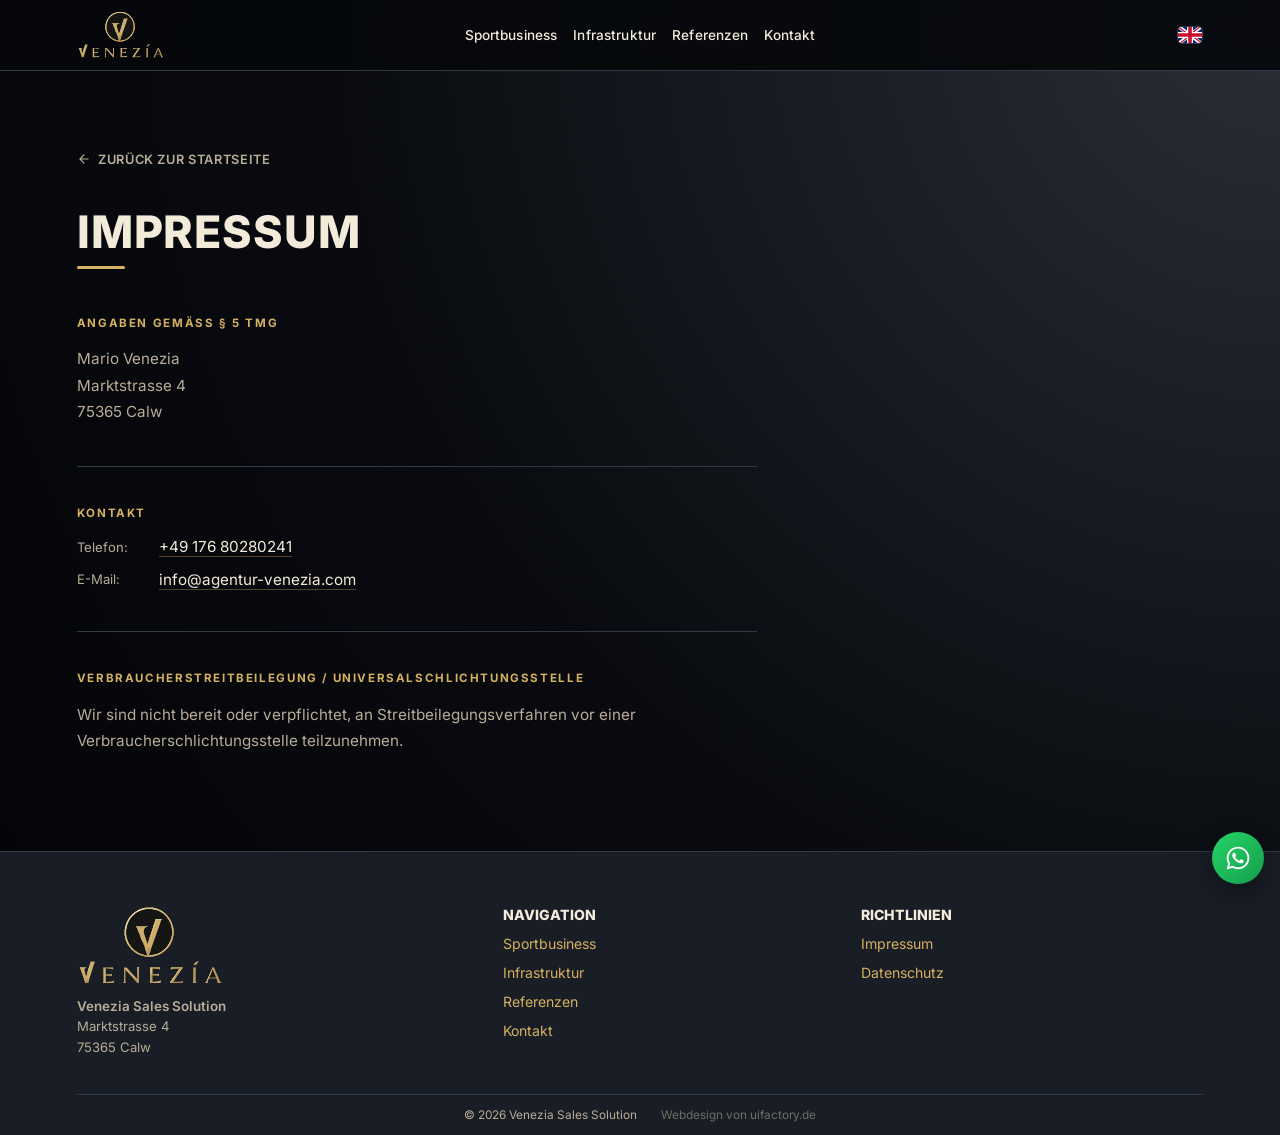
<file: impressum.html>
<!doctype html>
<html lang="de">
  <head>
    <meta charset="UTF-8" />
    <meta name="viewport" content="width=device-width, initial-scale=1.0" />
    <title>Impressum | Venezia Sales Solution</title>
    <meta name="description" content="Impressum der Venezia Sales Solution, Mario Venezia, Marktstrasse 4, 75365 Calw." />
    <meta name="robots" content="noindex, nofollow" />
    <link rel="canonical" href="https://agentur-venezia.com/impressum.html" />
    <link rel="icon" href="./favicon/favicon.ico" sizes="any" />
    <link rel="icon" type="image/png" sizes="16x16" href="./favicon/genfavicon-16.png" />
    <link rel="icon" type="image/png" sizes="32x32" href="./favicon/genfavicon-32.png" />
    <link rel="icon" type="image/png" sizes="48x48" href="./favicon/genfavicon-48.png" />
    <link rel="icon" type="image/png" sizes="57x57" href="./favicon/genfavicon-57.png" />
    <link rel="icon" type="image/png" sizes="64x64" href="./favicon/genfavicon-64.png" />
    <link rel="icon" type="image/png" sizes="114x114" href="./favicon/genfavicon-114.png" />
    <link rel="icon" type="image/png" sizes="120x120" href="./favicon/genfavicon-120.png" />
    <link rel="icon" type="image/png" sizes="128x128" href="./favicon/genfavicon-128.png" />
    <link rel="icon" type="image/png" sizes="180x180" href="./favicon/genfavicon-180.png" />
    <link rel="icon" type="image/png" sizes="256x256" href="./favicon/genfavicon-256.png" />
    <link rel="icon" type="image/png" sizes="512x512" href="./favicon/genfavicon-512.png" />
    <link rel="apple-touch-icon" sizes="57x57" href="./favicon/apple-touch-icon-57x57.png" />
    <link rel="apple-touch-icon" sizes="114x114" href="./favicon/apple-touch-icon-114x114.png" />
    <link rel="apple-touch-icon" sizes="120x120" href="./favicon/apple-touch-icon-120x120.png" />
    <link rel="apple-touch-icon" sizes="180x180" href="./favicon/apple-touch-icon-180x180.png" />
    <link rel="apple-touch-icon" href="./favicon/apple-touch-icon.png" />
    <link rel="manifest" href="./favicon/site.webmanifest" />
    <link rel="stylesheet" href="./shared.css" />
    <style>
      .imprint-wrap {
        min-height: calc(100vh - 70px - 180px);
        padding: 80px 0 96px;
      }

      .imprint-inner {
        max-width: 680px;
      }

      .imprint-back {
        display: inline-flex;
        align-items: center;
        gap: 0.45rem;
        font-size: 0.8rem;
        font-weight: 600;
        color: var(--muted);
        letter-spacing: 0.05em;
        text-transform: uppercase;
        margin-bottom: 2.5rem;
        transition: color 0.15s;
      }
      .imprint-back:hover { color: var(--accent); }
      .imprint-back svg { width: 14px; height: 14px; }

      .imprint-inner h1 {
        font-size: clamp(1.8rem, 4vw, 2.8rem);
        font-weight: 800;
        text-transform: uppercase;
        letter-spacing: 0.02em;
        margin-bottom: 0.5rem;
        color: var(--ink);
      }

      .imprint-divider {
        width: 48px;
        height: 3px;
        background: var(--accent);
        border-radius: 2px;
        margin-bottom: 3rem;
      }

      .imprint-block {
        margin-bottom: 2.5rem;
        padding-bottom: 2.5rem;
        border-bottom: 1px solid var(--border);
      }
      .imprint-block:last-child {
        border-bottom: none;
        margin-bottom: 0;
        padding-bottom: 0;
      }

      .imprint-block h2 {
        font-size: 0.72rem;
        font-weight: 700;
        letter-spacing: 0.14em;
        text-transform: uppercase;
        color: var(--accent);
        margin-bottom: 1rem;
      }

      .imprint-block p {
        color: var(--muted);
        font-size: 0.95rem;
        line-height: 1.75;
        margin: 0 0 0.5rem;
      }
      .imprint-block p:last-child { margin-bottom: 0; }

      .imprint-block a {
        color: var(--ink);
        border-bottom: 1px solid rgba(214, 177, 95, 0.35);
        transition: border-color 0.15s, color 0.15s;
      }
      .imprint-block a:hover { color: var(--accent); border-color: var(--accent); }

      .imprint-contact-row {
        display: flex;
        flex-direction: column;
        gap: 0.6rem;
      }
      .imprint-contact-item {
        display: flex;
        gap: 0.75rem;
        font-size: 0.95rem;
        line-height: 1.5;
      }
      .imprint-contact-label {
        color: var(--muted);
        font-size: 0.82rem;
        min-width: 70px;
        padding-top: 0.1rem;
      }
      .imprint-contact-value { color: var(--ink); }
      .imprint-contact-value a {
        color: var(--ink);
        border-bottom: 1px solid rgba(214, 177, 95, 0.35);
        transition: border-color 0.15s, color 0.15s;
      }
      .imprint-contact-value a:hover { color: var(--accent); border-color: var(--accent); }

      @media (max-width: 600px) {
        .imprint-wrap { padding: 52px 0 72px; }
      }
    </style>
  </head>
  <body>
    <header class="site-header"></header>

    <main>
      <section class="imprint-wrap">
        <div class="container">
          <div class="imprint-inner">

            <a class="imprint-back" href="index.html">
              <svg viewBox="0 0 24 24" fill="none" stroke="currentColor" stroke-width="2" stroke-linecap="round" stroke-linejoin="round">
                <path d="M19 12H5M12 5l-7 7 7 7"/>
              </svg>
              <span data-i18n="imprint_back">Zurück zur Startseite</span>
            </a>

            <h1 data-i18n="imprint_title">Impressum</h1>
            <div class="imprint-divider"></div>

            <!-- Angaben -->
            <div class="imprint-block">
              <h2 data-i18n="imprint_info_label">Angaben gemäß § 5 TMG</h2>
              <p>
                Mario Venezia<br />
                Marktstrasse 4<br />
                75365 Calw
              </p>
            </div>

            <!-- Kontakt -->
            <div class="imprint-block">
              <h2 data-i18n="imprint_contact_title">Kontakt</h2>
              <div class="imprint-contact-row">
                <div class="imprint-contact-item">
                  <span class="imprint-contact-label" data-i18n="imprint_phone_label">Telefon:</span>
                  <span class="imprint-contact-value">
                    <a href="tel:+4917680280241">+49 176 80280241</a>
                  </span>
                </div>
                <div class="imprint-contact-item">
                  <span class="imprint-contact-label" data-i18n="imprint_email_label">E-Mail:</span>
                  <span class="imprint-contact-value">
                    <!--email_off--><a href="mailto:info@agentur-venezia.com">info@agentur-venezia.com</a><!--/email_off-->
                  </span>
                </div>
              </div>
            </div>

            <!-- Streitbeilegung -->
            <div class="imprint-block">
              <h2 data-i18n="imprint_dispute_title">Verbraucherstreitbeilegung / Universalschlichtungsstelle</h2>
              <p data-i18n="imprint_dispute_text">Wir sind nicht bereit oder verpflichtet, an Streitbeilegungsverfahren vor einer Verbraucherschlichtungsstelle teilzunehmen.</p>
            </div>

          </div>
        </div>
      </section>
    </main>

    <footer></footer>

    <script src="./components.js"></script>
    <script>
      initComponents({
        de: {
          imprint_back: "Zurück zur Startseite",
          imprint_title: "Impressum",
          imprint_info_label: "Angaben gemäß § 5 TMG",
          imprint_contact_title: "Kontakt",
          imprint_phone_label: "Telefon:",
          imprint_email_label: "E-Mail:",
          imprint_dispute_title: "Verbraucherstreitbeilegung / Universalschlichtungsstelle",
          imprint_dispute_text: "Wir sind nicht bereit oder verpflichtet, an Streitbeilegungsverfahren vor einer Verbraucherschlichtungsstelle teilzunehmen.",
          page_title: "Impressum | Venezia Sales Solution"
        },
        en: {
          imprint_back: "Back to homepage",
          imprint_title: "Site Notice",
          imprint_info_label: "Information pursuant to § 5 TMG",
          imprint_contact_title: "Contact",
          imprint_phone_label: "Phone:",
          imprint_email_label: "E-mail:",
          imprint_dispute_title: "Dispute resolution proceedings in front of a consumer arbitration board",
          imprint_dispute_text: "We are not willing or obliged to participate in dispute resolution proceedings in front of a consumer arbitration board.",
          page_title: "Site Notice | Venezia Sales Solution"
        }
      });
    </script>
  </body>
</html>
</file>
<file: shared.css>
@import url('./fonts/inter.css');
@import url('./fonts/parisienne.css');

:root {
  --accent: #d6b15f;
  --ink: #f3ebda;
  --white: #fdf8ed;
  --gray: #181d26;
  --muted: #b8ad97;
  --border: #313846;
  --max: 1200px;
}

* { box-sizing: border-box; }
html { scroll-behavior: smooth; overflow-x: hidden; }
img { max-width: 100%; display: block; }

body {
  margin: 0;
  font-family: Inter, "Helvetica Neue", Arial, sans-serif;
  background: radial-gradient(circle at top right, #2a2e36 0%, #090b10 55%, #020306 100%);
  color: var(--ink);
}

a { color: inherit; text-decoration: none; }
.container { width: min(88%, var(--max)); margin: 0 auto; }

/* ── Header ─────────────────────────────────────────────── */
.site-header {
  position: fixed;
  inset: 0 0 auto;
  z-index: 20;
  background: rgba(6, 8, 12, 0.9);
  border-bottom: 1px solid var(--border);
  backdrop-filter: blur(8px);
}
.nav-row {
  min-height: 70px;
  display: grid;
  grid-template-columns: 1fr auto 1fr;
  align-items: center;
  gap: 1rem;
}
.logo img { height: 48px; width: auto; max-width: 100%; display: block; }
.nav-links { display: flex; justify-content: center; gap: 1rem; }
.nav-links a {
  font-size: 0.85rem;
  font-weight: 500;
  letter-spacing: 0.01em;
  color: var(--ink);
  transition: color 0.15s;
}
.nav-links a:hover { color: var(--accent); }
.right-controls { display: flex; align-items: center; gap: 0.7rem; justify-self: end; }
.lang-switcher { display: inline-flex; }
.lang-flag {
  border: 1px solid var(--border);
  border-radius: 5px;
  width: 26px; height: 18px;
  padding: 0; line-height: 0;
  background: #161c25;
  overflow: hidden;
  cursor: pointer;
  transition: transform 0.2s ease, border-color 0.2s ease;
}
.lang-flag img { width: 100%; height: 100%; object-fit: cover; display: block; }

main { padding-top: 70px; }

h1, h2, h3 { margin: 0 0 1rem; line-height: 1.15; }
h1 {
  font-size: clamp(2.2rem, 5.5vw, 4.5rem);
  font-weight: 800;
  text-transform: uppercase;
  letter-spacing: 0.02em;
}
h2 { font-size: clamp(1.35rem, 2.8vw, 1.85rem); font-weight: 700; letter-spacing: 0.01em; }
h3 { font-size: 0.95rem; font-weight: 700; letter-spacing: 0.01em; }

.eyebrow {
  font-size: 0.68rem;
  font-weight: 600;
  letter-spacing: 0.14em;
  text-transform: uppercase;
  color: var(--accent);
  margin-bottom: 0.65rem;
}
.muted { color: var(--muted); }

/* ── Buttons ────────────────────────────────────────────── */
.btn {
  display: inline-flex;
  align-items: center;
  justify-content: center;
  border-radius: 8px;
  padding: 12px 24px;
  font-size: 0.9rem;
  font-weight: 700;
  letter-spacing: 0.03em;
  border: 1px solid transparent;
}
.btn-dark {
  background: linear-gradient(120deg, #f5e7ae 0%, #d7b769 45%, #ab7b33 100%);
  color: #15181f;
  border-color: #c6a155;
}
.btn-light {
  background: rgba(8, 11, 16, 0.58);
  color: var(--ink);
  border-color: rgba(214, 177, 95, 0.65);
}

/* ── Footer ─────────────────────────────────────────────── */
footer { background: var(--gray); border-top: 1px solid var(--border); }
.footer-grid { padding: 54px 0 36px; display: grid; grid-template-columns: 1.2fr 1fr 1fr; gap: 1rem; }
.footer-title { margin: 0 0 0.65rem; font-size: 0.88rem; font-weight: 800; text-transform: uppercase; }
.footer-links ul { list-style: none; padding: 0; margin: 0; display: flex; flex-direction: column; gap: 0.55rem; }
.footer-links a { color: var(--accent); font-size: 0.88rem; }
.footer-links a:hover { opacity: 0.75; }
.footer-bottom { border-top: 1px solid var(--border); padding: 0.8rem 0; display: flex; align-items: center; justify-content: center; gap: 1.5rem; }
.footer-bottom span { color: var(--muted); font-size: 0.74rem; }
.footer-bottom a { color: var(--muted); font-size: 0.74rem; opacity: 0.55; transition: opacity 0.2s; }
.footer-bottom a:hover { opacity: 1; }

/* ── WhatsApp Float ─────────────────────────────────────── */
.whatsapp-float {
  position: fixed;
  right: 1rem;
  bottom: 1rem;
  width: 52px;
  height: 52px;
  border-radius: 50%;
  background: linear-gradient(135deg, #25d366 0%, #159e4d 100%);
  box-shadow: 0 10px 24px rgba(0,0,0,0.35);
  z-index: 30;
  display: flex;
  align-items: center;
  justify-content: center;
  transition: transform 0.2s ease, box-shadow 0.2s ease;
}
.whatsapp-float:hover { transform: scale(1.08); box-shadow: 0 14px 32px rgba(0,0,0,0.45); }
.whatsapp-float svg { width: 26px; height: 26px; fill: #fff; display: block; }

/* ── Burger ─────────────────────────────────────────────── */
.burger { display: none; flex-direction: column; justify-content: center; gap: 5px; width: 40px; height: 40px; background: rgba(255,255,255,0.06); border: 1px solid var(--border); border-radius: 8px; cursor: pointer; padding: 0 10px; flex-shrink: 0; }
.burger span { display: block; width: 100%; height: 2px; background: var(--ink); border-radius: 2px; transition: transform 0.25s ease, opacity 0.2s ease; transform-origin: center; }
.burger.open span:nth-child(1) { transform: translateY(7px) rotate(45deg); }
.burger.open span:nth-child(2) { opacity: 0; transform: scaleX(0); }
.burger.open span:nth-child(3) { transform: translateY(-7px) rotate(-45deg); }

/* ── Mobile Nav ─────────────────────────────────────────── */
.mobile-nav { position: fixed; top: 70px; left: 0; right: 0; z-index: 18; background: rgba(6,8,12,0.97); backdrop-filter: blur(16px); border-bottom: 1px solid var(--border); opacity: 0; visibility: hidden; transform: translateY(-6px); transition: opacity 0.22s ease, visibility 0.22s, transform 0.22s ease; pointer-events: none; }
.mobile-nav.open { opacity: 1; visibility: visible; transform: translateY(0); pointer-events: auto; }
.mobile-nav-inner { display: flex; flex-direction: column; }
.mobile-nav a { display: flex; align-items: center; padding: 1rem 1.25rem; font-size: 0.82rem; font-weight: 700; letter-spacing: 0.14em; text-transform: uppercase; color: var(--ink); border-bottom: 1px solid rgba(49,56,70,0.5); transition: color 0.15s, background 0.15s; }
.mobile-nav a:last-child { border-bottom: none; }
.mobile-nav a:hover { color: var(--accent); background: rgba(214,177,95,0.05); }

/* ── Tablet (≤ 900px) ───────────────────────────────────── */
@media (max-width: 900px) {
  .nav-row { grid-template-columns: 1fr auto; min-height: 64px; gap: 0; }
  .nav-links { display: none; }
  .burger { display: flex; }
  main { padding-top: 64px; }
  .mobile-nav { top: 64px; }
}

/* ── Mobile (≤ 600px) ───────────────────────────────────── */
@media (max-width: 600px) {
  .nav-row { min-height: 60px; }
  main { padding-top: 60px; }
  .mobile-nav { top: 60px; }
  .logo img { height: 40px; width: auto; }
  .footer-grid { grid-template-columns: 1fr; padding: 36px 0 20px; }
  .footer-bottom { flex-direction: column; gap: 0.4rem; text-align: center; }
}
</file>
